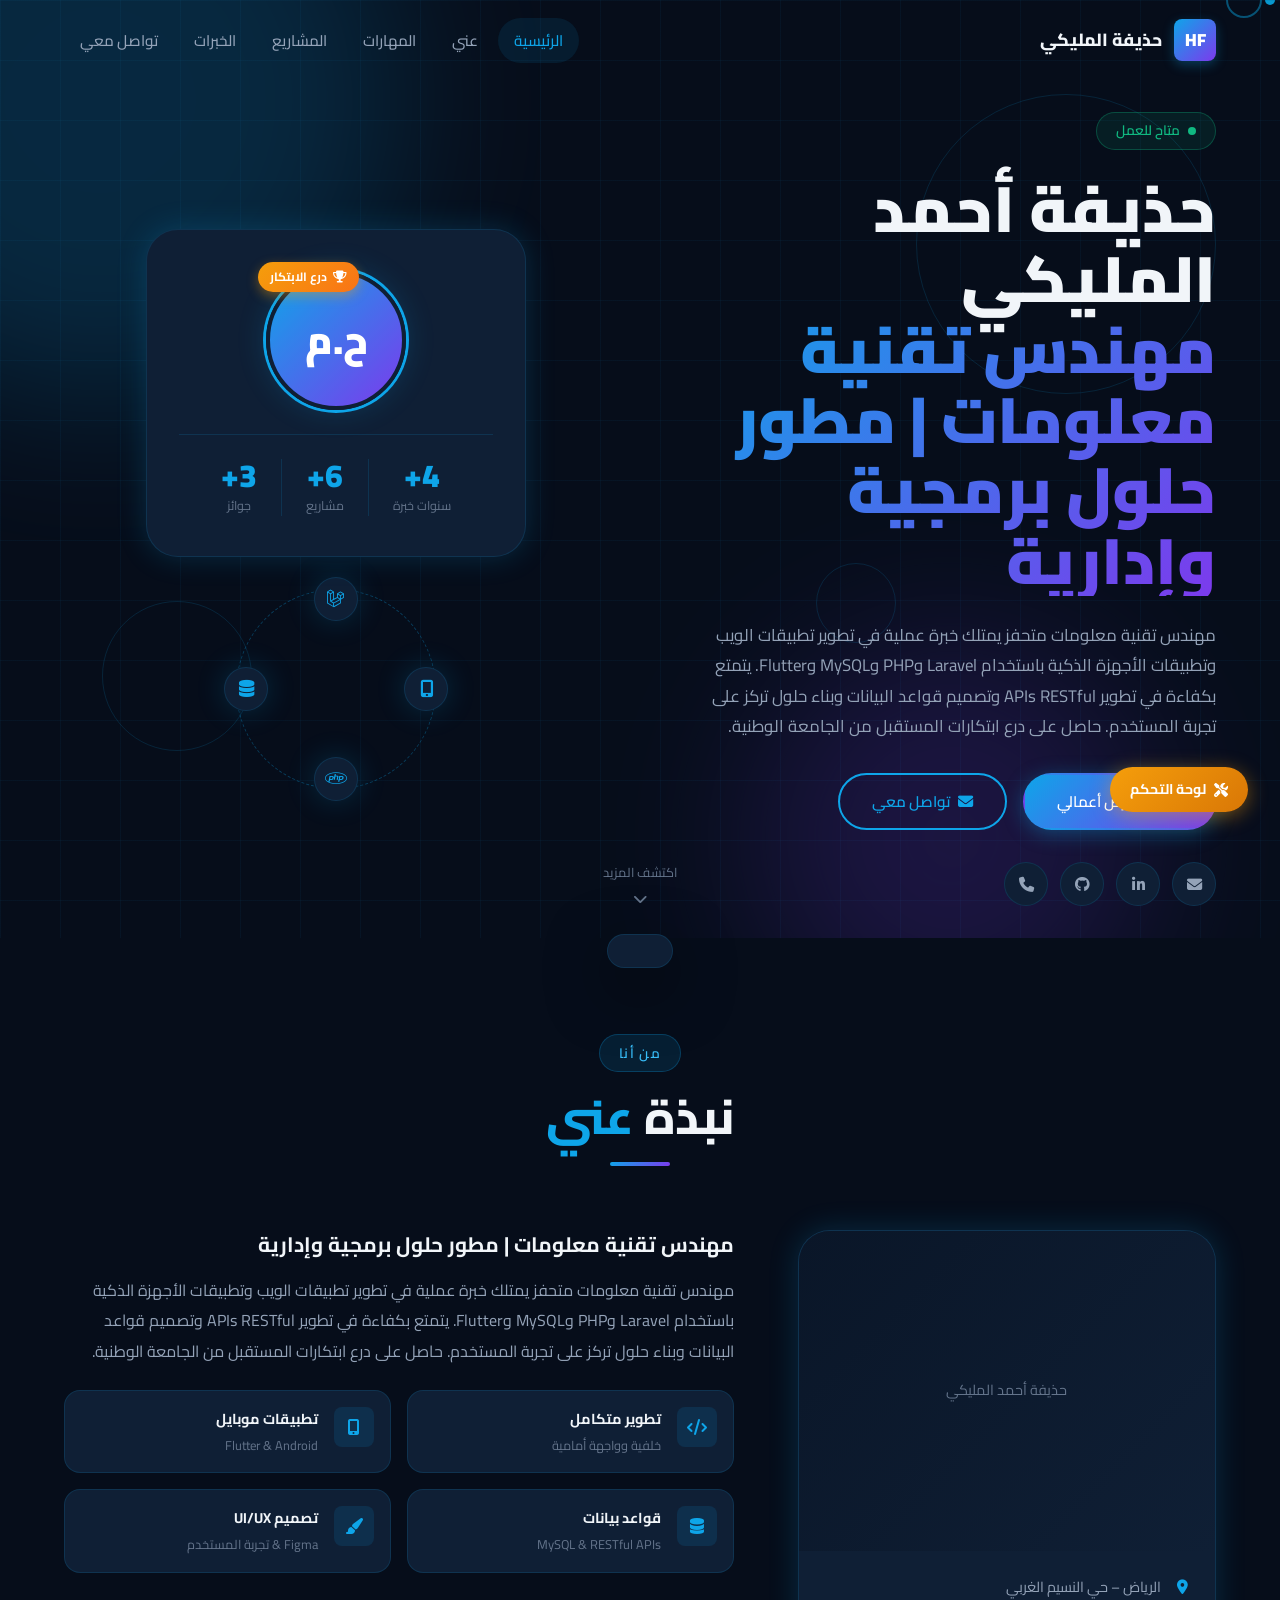
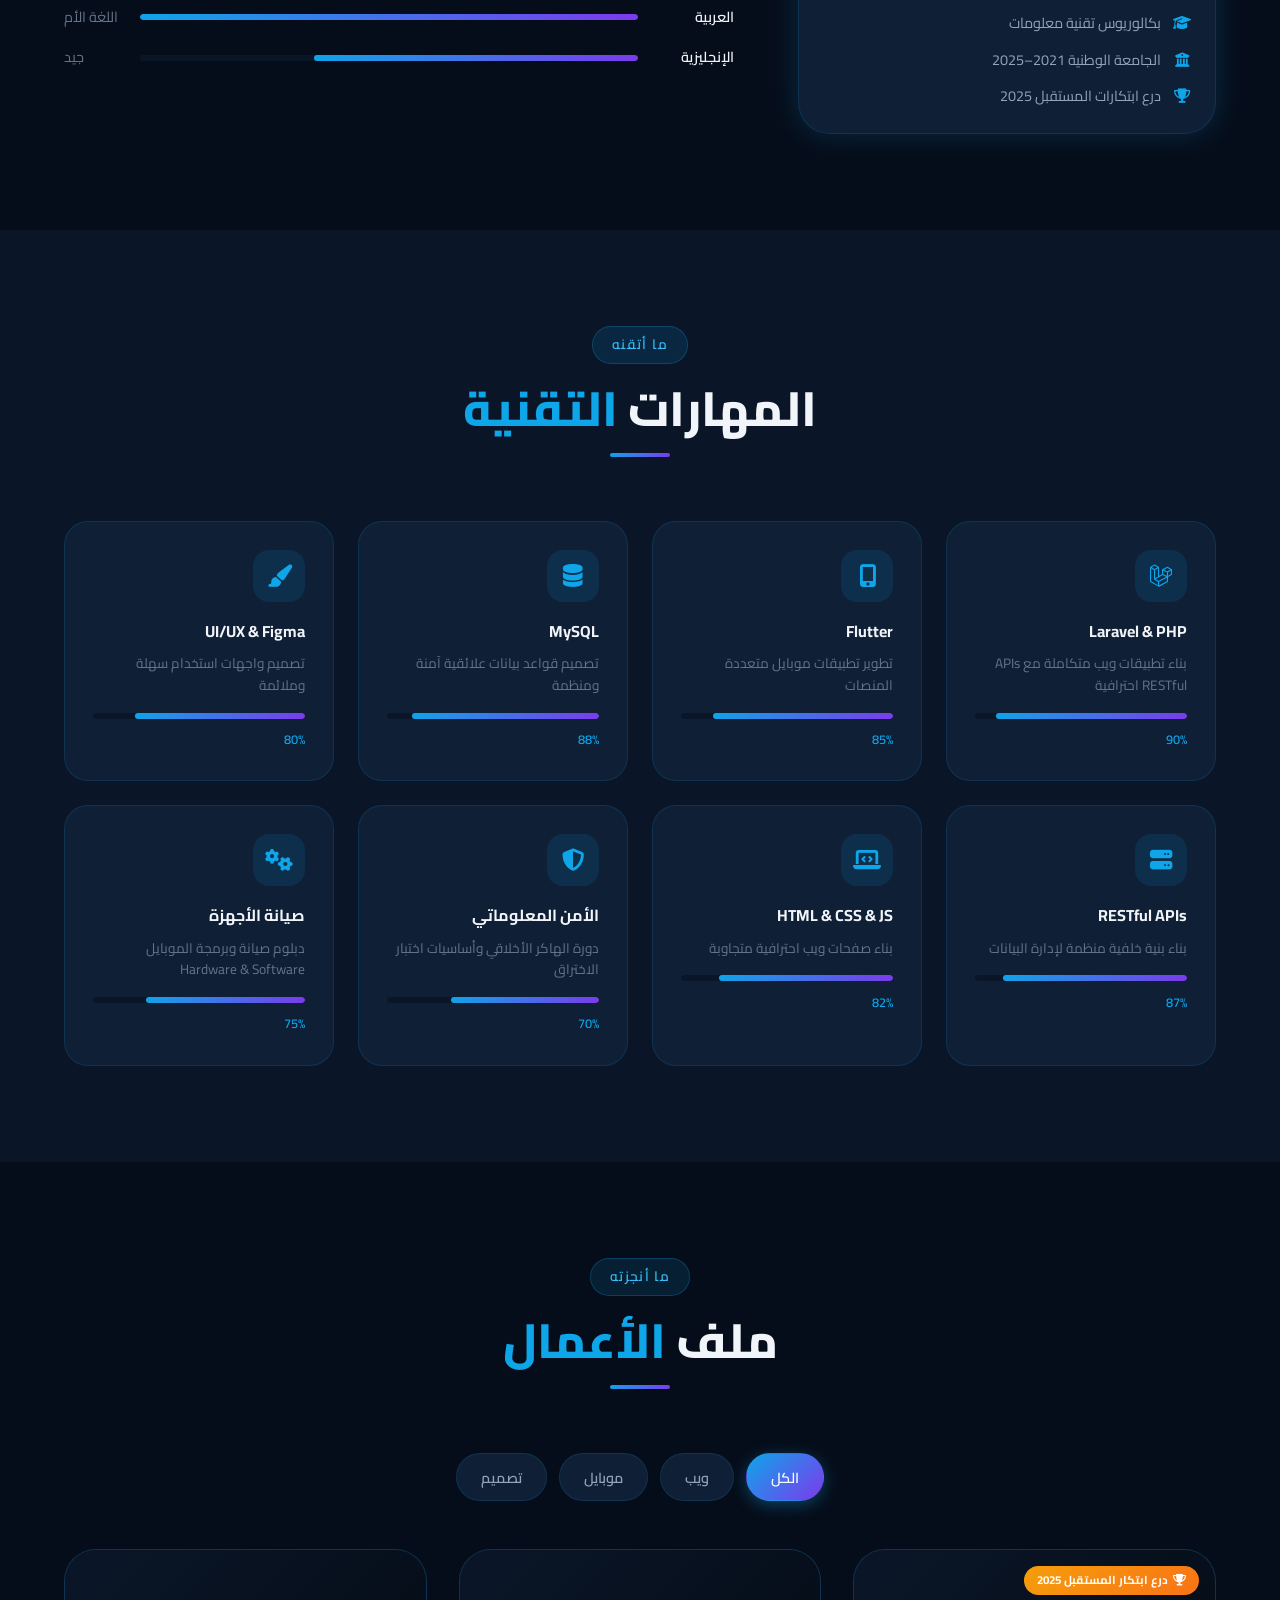
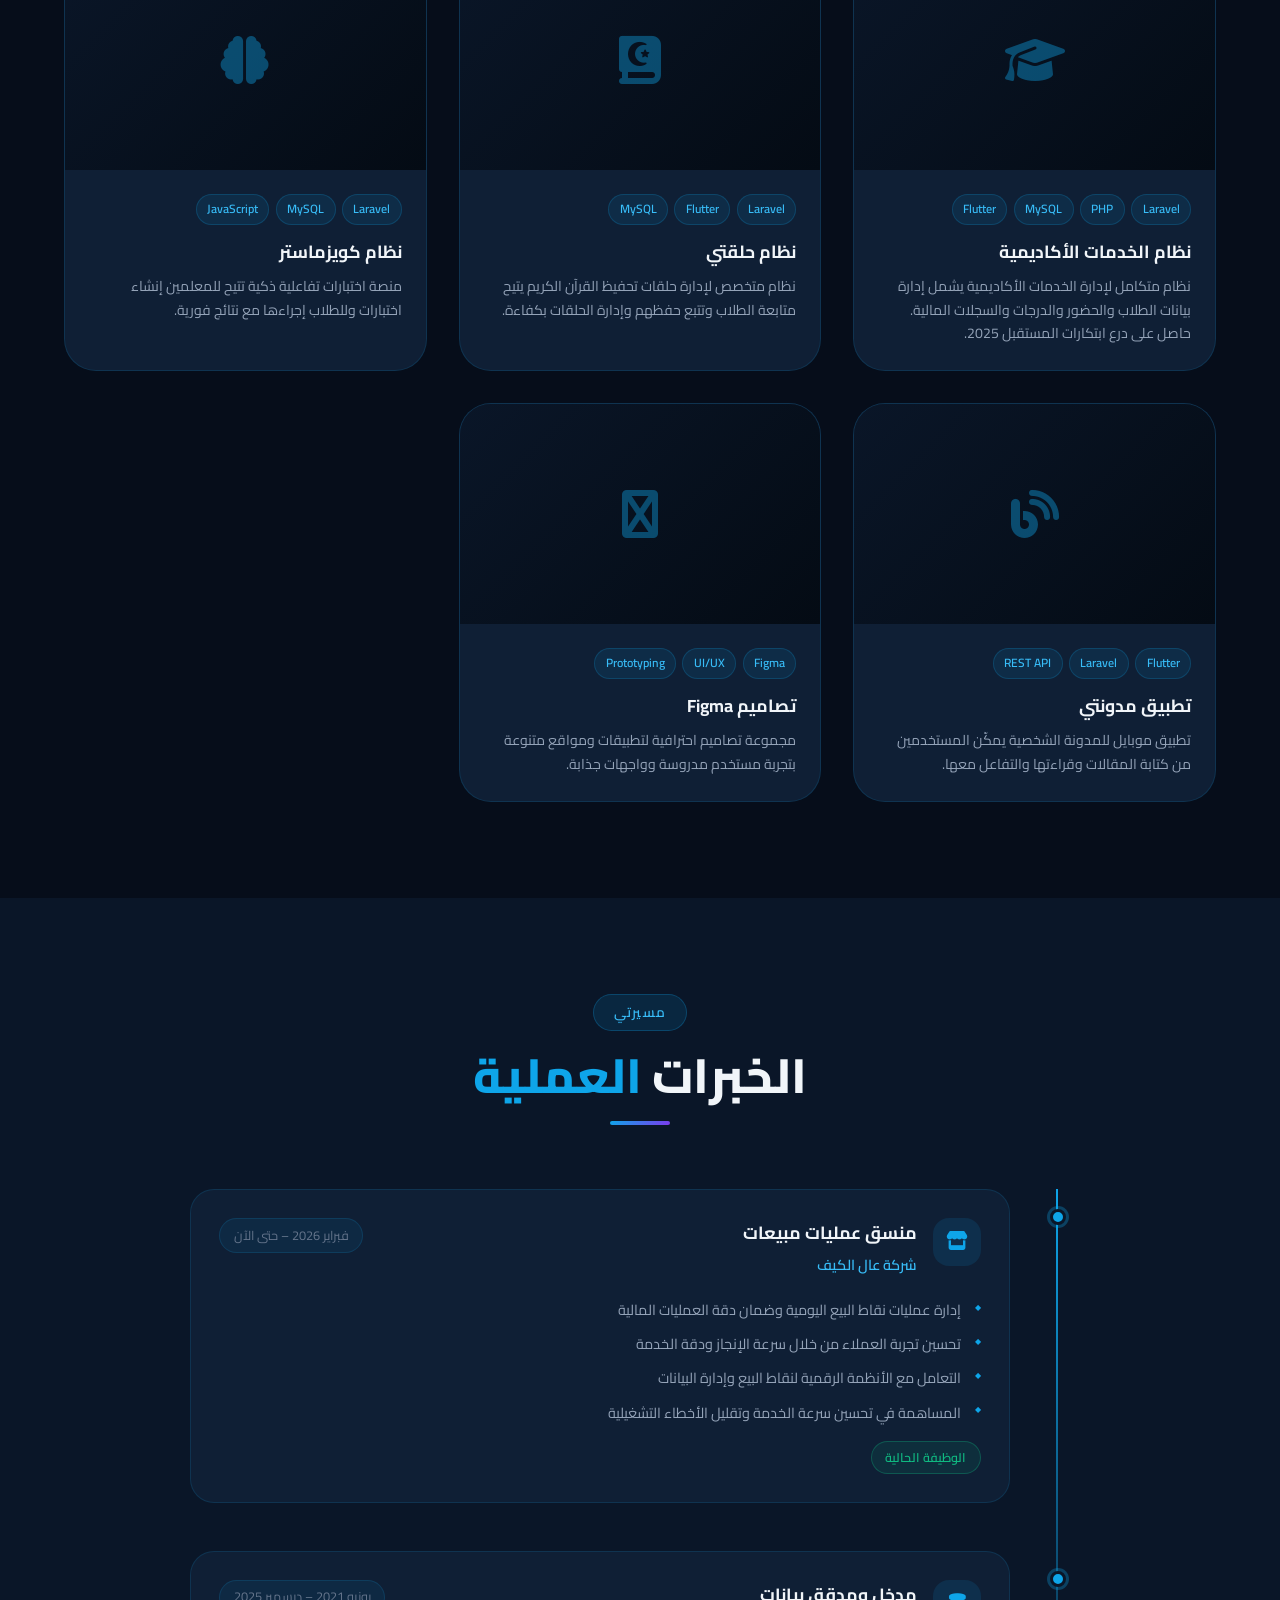
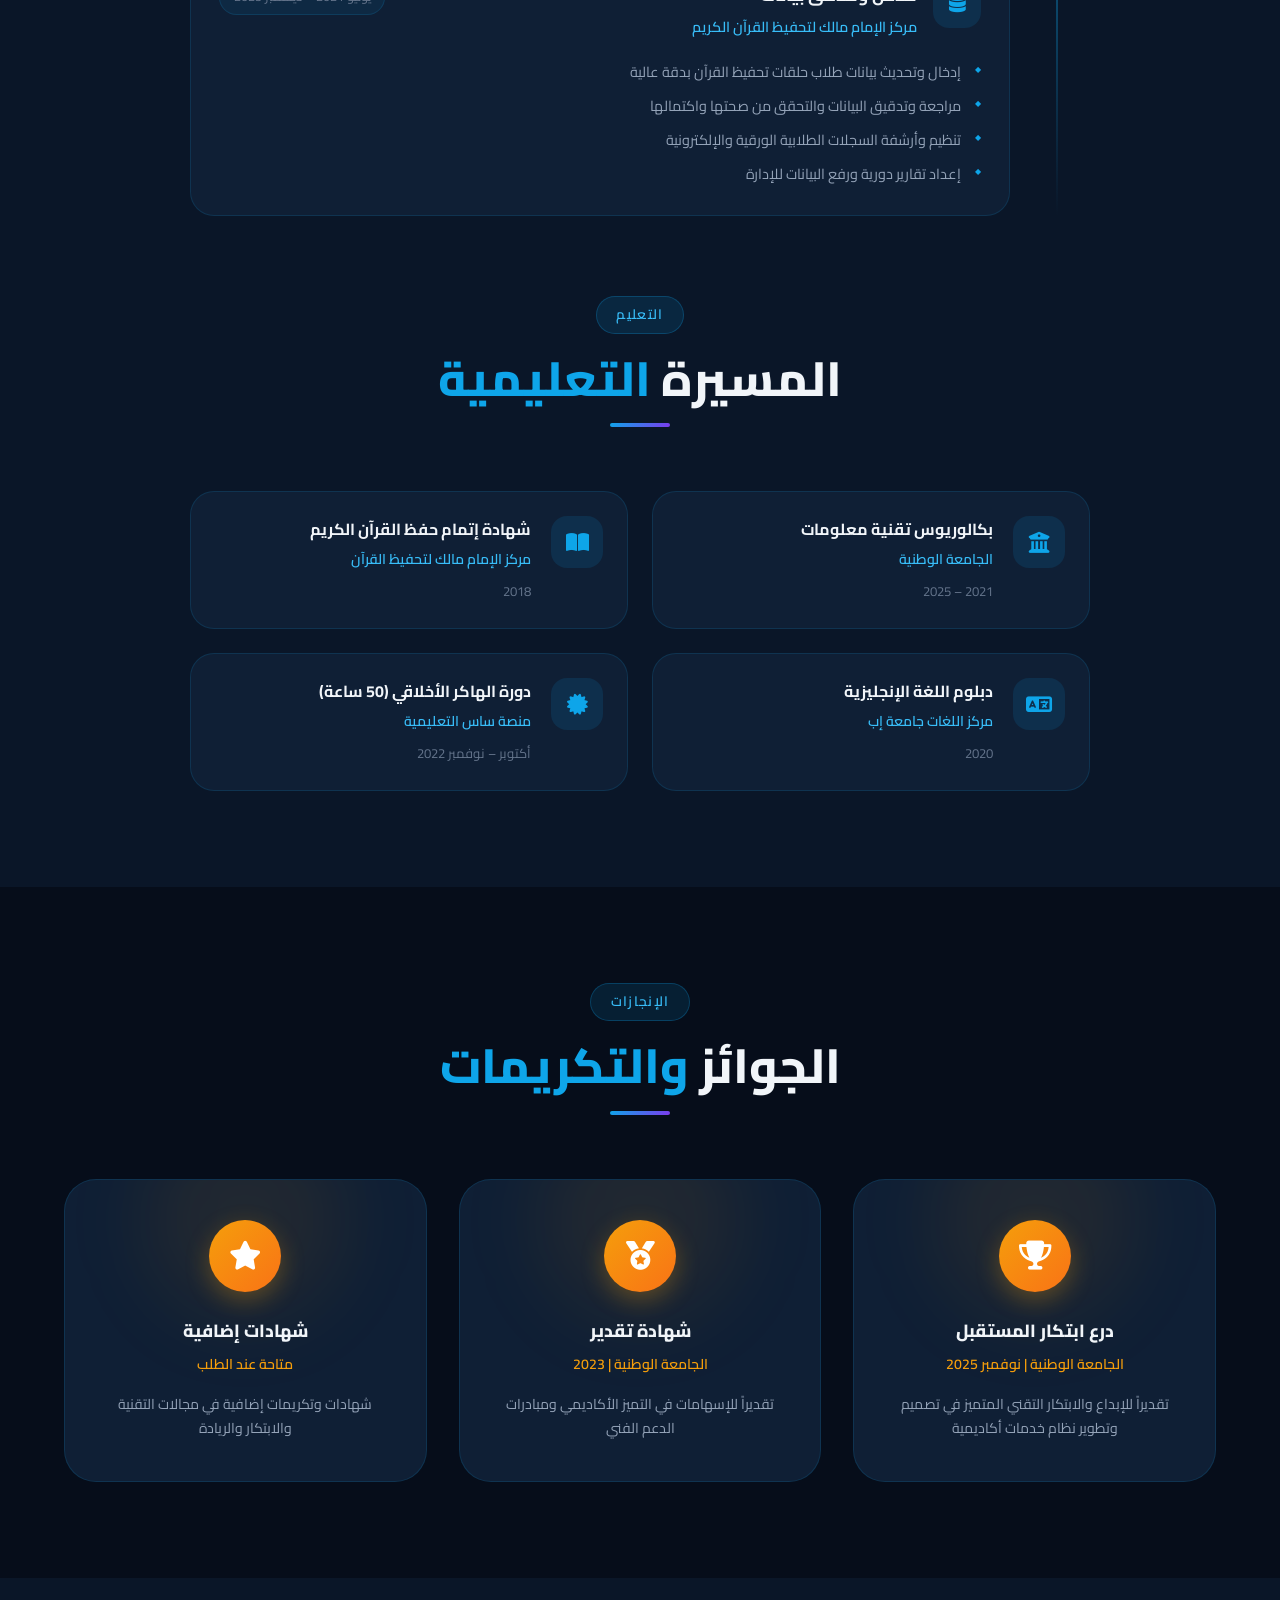
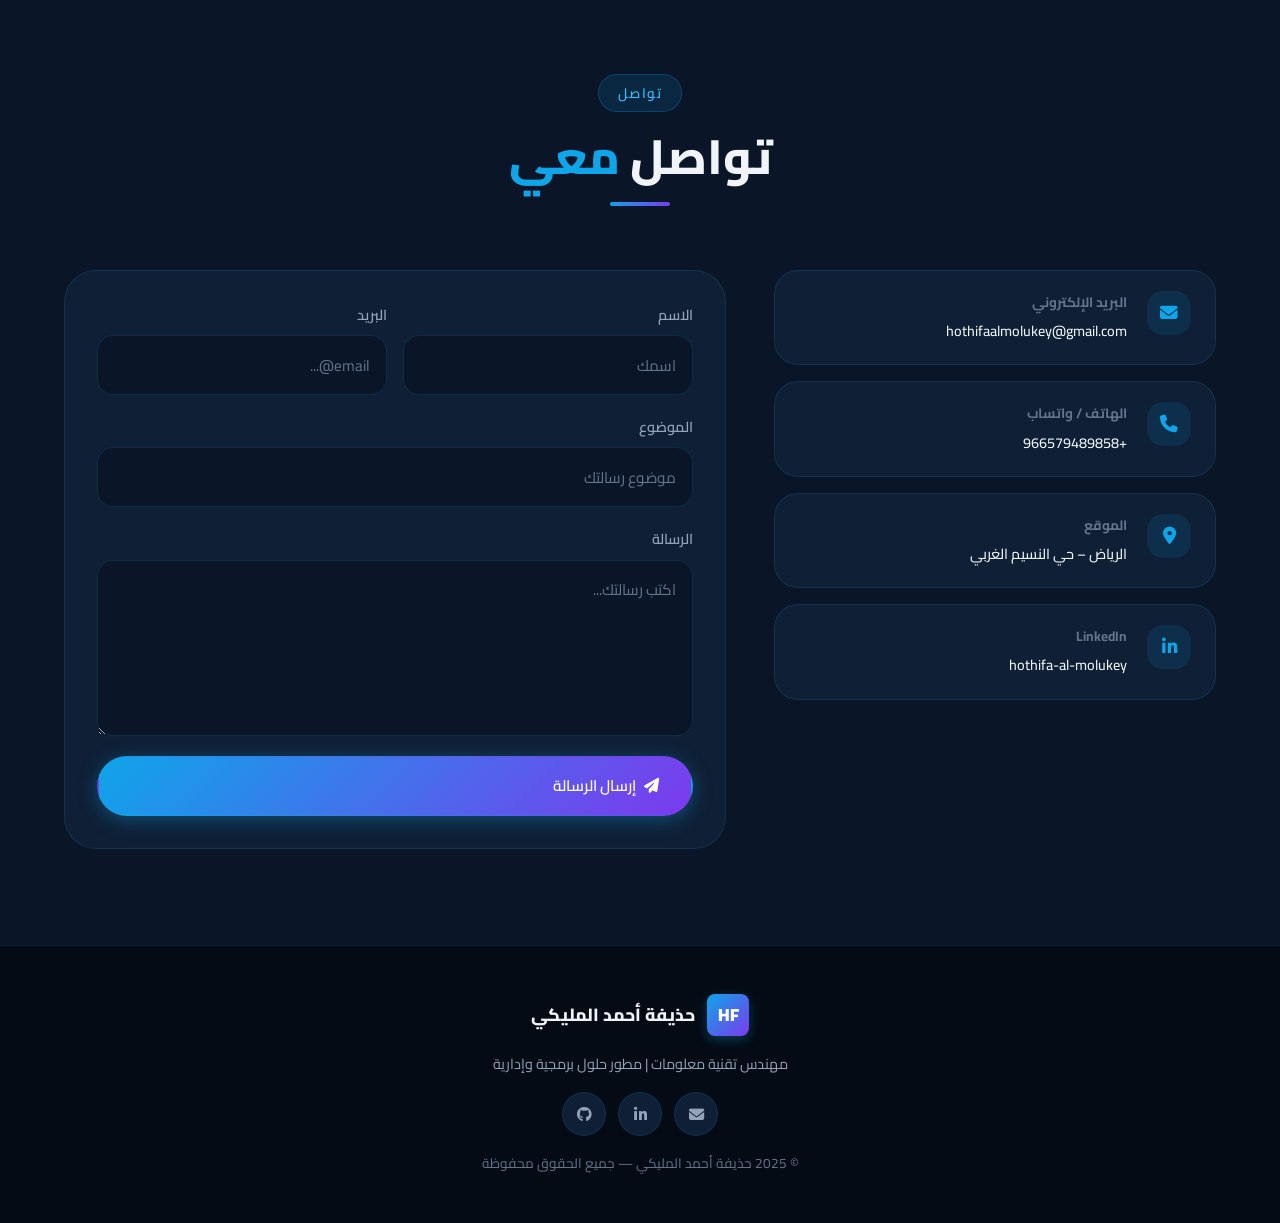
<file: index.html>
<!DOCTYPE html>
<html lang="ar" dir="rtl">
<head>
  <meta charset="UTF-8" />
  <meta name="viewport" content="width=device-width, initial-scale=1.0" />
  <title>حذيفة أحمد المليكي | مهندس تقنية معلومات</title>
  <meta name="description" content="مهندس تقنية معلومات — مطور Laravel وFlutter وMySQL" />
  <link rel="preconnect" href="https://fonts.googleapis.com">
  <link rel="preconnect" href="https://fonts.gstatic.com" crossorigin>
  <link href="https://fonts.googleapis.com/css2?family=Cairo:wght@300;400;500;600;700;900&family=Tajawal:wght@300;400;500;700;800&display=swap" rel="stylesheet">
  <link rel="stylesheet" href="https://cdnjs.cloudflare.com/ajax/libs/font-awesome/6.5.0/css/all.min.css" />
  <link rel="stylesheet" href="css/reset.css" />
  <link rel="stylesheet" href="css/variables.css" />
  <link rel="stylesheet" href="css/layout.css" />
  <link rel="stylesheet" href="css/components.css" />
  <link rel="stylesheet" href="css/animations.css" />
  <link rel="stylesheet" href="css/responsive.css" />
</head>
<body>

<div class="cursor" id="cursor"></div>
<div class="cursor-follower" id="cursorFollower"></div>

<div class="loader" id="loader">
  <div class="loader-inner">
    <div class="loader-logo">م.حذيفة المليكي</div>
    <div class="loader-bar"><div class="loader-progress"></div></div>
    <p class="loader-text">جاري التحميل...</p>
  </div>
</div>

<!-- NAVBAR -->
<nav class="navbar" id="navbar">
  <div class="nav-container">
    <a href="#home" class="nav-logo">
      <span class="logo-icon">HF</span>
      <span class="logo-text">حذيفة المليكي</span>
    </a>
    <ul class="nav-links" id="navLinks">
      <li><a href="#home"       class="nav-link active" data-section="home">الرئيسية</a></li>
      <li><a href="#about"      class="nav-link" data-section="about">عني</a></li>
      <li><a href="#skills"     class="nav-link" data-section="skills">المهارات</a></li>
      <li><a href="#projects"   class="nav-link" data-section="projects">المشاريع</a></li>
      <li><a href="#experience" class="nav-link" data-section="experience">الخبرات</a></li>
      <li><a href="#contact"    class="nav-link" data-section="contact">تواصل معي</a></li>
    </ul>
    <button class="hamburger" id="hamburger" aria-label="القائمة">
      <span></span><span></span><span></span>
    </button>
  </div>
</nav>

<!-- HERO -->
<section class="hero" id="home">
  <div class="hero-bg">
    <div class="hero-grid"></div>
    <div class="hero-glow glow-1"></div>
    <div class="hero-glow glow-2"></div>
    <div class="floating-shapes">
      <div class="shape shape-1"></div><div class="shape shape-2"></div><div class="shape shape-3"></div>
    </div>
  </div>
  <div class="hero-content container">
    <div class="hero-text">
      <div class="hero-badge reveal-up"><span class="badge-dot"></span> متاح للعمل</div>
      <h1 class="hero-title reveal-up delay-1">
        <span id="heroName">حذيفة أحمد المليكي</span><br/>
        <span class="title-accent" id="heroTitle">مهندس تقنية معلومات</span>
      </h1>
      <!-- <div class="hero-role reveal-up delay-2">
        <span class="role-prefix">أنا</span>
        <span class="role-text" id="typedText"></span>
        <span class="role-cursor">|</span>
      </div> -->
      <p class="hero-desc reveal-up delay-3" id="heroBio">مهندس تقنية معلومات متحفز...</p>
      <div class="hero-actions reveal-up delay-4">
        <a href="#projects" class="btn btn-primary"><i class="fas fa-rocket"></i> استعرض أعمالي</a>
        <a href="#contact"  class="btn btn-outline"><i class="fas fa-envelope"></i> تواصل معي</a>
      </div>
      <div class="hero-socials reveal-up delay-5">
        <a id="heroEmailLink" href="mailto:hothifaalmolukey@gmail.com" class="social-link" title="البريد الإلكتروني"><i class="fas fa-envelope"></i></a>
        <a id="heroLinkedIn"  href="#" class="social-link" target="_blank" title="LinkedIn"><i class="fab fa-linkedin-in"></i></a>
        <a href="https://github.com/Hothifa2001" class="social-link" target="_blank" title="GitHub"><i class="fab fa-github"></i></a>
        <a id="heroPhoneLink" href="#" class="social-link" title="الهاتف"><i class="fas fa-phone"></i></a>
      </div>
    </div>
    <div class="hero-visual reveal-right delay-2">
      <div class="profile-card">
        <div class="profile-photo-wrapper">
          <div class="profile-photo" id="profilePhoto">
            <span class="profile-initials">ح.م</span>
          </div>
          <div class="profile-badge-award"><i class="fas fa-trophy"></i><span>درع الابتكار</span></div>
        </div>
        <div class="profile-card-info">
          <div class="stat-item"><span class="stat-num" data-count="exp">0</span><span class="stat-label">سنوات خبرة</span></div>
          <div class="stat-divider"></div>
          <div class="stat-item"><span class="stat-num" data-count="proj">0</span><span class="stat-label">مشاريع</span></div>
          <div class="stat-divider"></div>
          <div class="stat-item"><span class="stat-num" data-count="aw">0</span><span class="stat-label">جوائز</span></div>
        </div>
      </div>
      <div class="tech-orbit">
        <div class="orbit-ring">
          <div class="orbit-item" style="--i:0"><i class="fab fa-laravel"></i></div>
          <div class="orbit-item" style="--i:1"><i class="fas fa-mobile-alt"></i></div>
          <div class="orbit-item" style="--i:2"><i class="fab fa-php"></i></div>
          <div class="orbit-item" style="--i:3"><i class="fas fa-database"></i></div>
        </div>
      </div>
    </div>
  </div>
  <a href="#about" class="scroll-down"><span>اكتشف المزيد</span><i class="fas fa-chevron-down"></i></a>
</section>

<!-- ABOUT -->
<section class="about section" id="about">
  <div class="container">
    <div class="section-header reveal-up">
      <span class="section-tag">من أنا</span>
      <h2 class="section-title">نبذة <span class="accent">عني</span></h2>
      <div class="section-line"></div>
    </div>
    <div class="about-grid">
      <div class="about-image-col reveal-right">
        <div class="about-image-card">
          <div class="about-img-placeholder" id="aboutPhotoDisplay">
            <span>حذيفة أحمد المليكي</span>
          </div>
          <div class="about-card-info">
            <div class="info-row"><i class="fas fa-map-marker-alt"></i> <span id="aboutLocation">الرياض</span></div>
            <div class="info-row"><i class="fas fa-graduation-cap"></i> بكالوريوس تقنية معلومات</div>
            <div class="info-row"><i class="fas fa-university"></i> الجامعة الوطنية 2021–2025</div>
            <div class="info-row"><i class="fas fa-trophy"></i> درع ابتكارات المستقبل 2025</div>
          </div>
        </div>
      </div>
      <div class="about-text-col reveal-up">
        <h3 class="about-subtitle" id="aboutTitle">مهندس تقنية معلومات</h3>
        <p class="about-desc" id="aboutBio">...</p>
        <div class="about-highlights">
          <div class="highlight-item"><div class="highlight-icon"><i class="fas fa-code"></i></div><div><h4>تطوير متكامل</h4><p>خلفية وواجهة أمامية</p></div></div>
          <div class="highlight-item"><div class="highlight-icon"><i class="fas fa-mobile-alt"></i></div><div><h4>تطبيقات موبايل</h4><p>Flutter & Android</p></div></div>
          <div class="highlight-item"><div class="highlight-icon"><i class="fas fa-database"></i></div><div><h4>قواعد بيانات</h4><p>MySQL & RESTful APIs</p></div></div>
          <div class="highlight-item"><div class="highlight-icon"><i class="fas fa-paint-brush"></i></div><div><h4>تصميم UI/UX</h4><p>Figma & تجربة المستخدم</p></div></div>
        </div>
        <div class="about-languages">
          <div class="lang-item"><span>العربية</span><div class="lang-bar"><div class="lang-fill" style="width:100%"></div></div><span>اللغة الأم</span></div>
          <div class="lang-item"><span>الإنجليزية</span><div class="lang-bar"><div class="lang-fill" style="width:65%"></div></div><span>جيد</span></div>
        </div>
      </div>
    </div>
  </div>
</section>

<!-- SKILLS -->
<section class="skills section section-dark" id="skills">
  <div class="container">
    <div class="section-header reveal-up">
      <span class="section-tag">ما أتقنه</span>
      <h2 class="section-title">المهارات <span class="accent">التقنية</span></h2>
      <div class="section-line"></div>
    </div>
    <div class="skills-grid" id="skillsGrid"><!-- يُبنى ديناميكياً --></div>
  </div>
</section>

<!-- PROJECTS -->
<section class="projects section" id="projects">
  <div class="container">
    <div class="section-header reveal-up">
      <span class="section-tag">ما أنجزته</span>
      <h2 class="section-title">ملف <span class="accent">الأعمال</span></h2>
      <div class="section-line"></div>
    </div>
    <div class="projects-filter reveal-up">
      <button class="filter-btn active" data-filter="all">الكل</button>
      <button class="filter-btn" data-filter="web">ويب</button>
      <button class="filter-btn" data-filter="mobile">موبايل</button>
      <button class="filter-btn" data-filter="design">تصميم</button>
    </div>
    <div class="projects-grid" id="projectsGrid"><!-- يُبنى ديناميكياً --></div>
  </div>
</section>

<!-- EXPERIENCE -->
<section class="experience section section-dark" id="experience">
  <div class="container">
    <div class="section-header reveal-up">
      <span class="section-tag">مسيرتي</span>
      <h2 class="section-title">الخبرات <span class="accent">العملية</span></h2>
      <div class="section-line"></div>
    </div>
    <div class="timeline" id="timelineEl"><!-- يُبنى ديناميكياً --></div>
    <div class="section-header reveal-up" style="margin-top:5rem">
      <span class="section-tag">التعليم</span>
      <h2 class="section-title">المسيرة <span class="accent">التعليمية</span></h2>
      <div class="section-line"></div>
    </div>
    <div class="education-grid" id="educationGrid"><!-- يُبنى ديناميكياً --></div>
  </div>
</section>

<!-- AWARDS -->
<section class="awards section" id="awards">
  <div class="container">
    <div class="section-header reveal-up">
      <span class="section-tag">الإنجازات</span>
      <h2 class="section-title">الجوائز <span class="accent">والتكريمات</span></h2>
      <div class="section-line"></div>
    </div>
    <div class="awards-grid" id="awardsGrid"><!-- يُبنى ديناميكياً --></div>
  </div>
</section>

<!-- CONTACT -->
<section class="contact section section-dark" id="contact">
  <div class="container">
    <div class="section-header reveal-up">
      <span class="section-tag">تواصل</span>
      <h2 class="section-title">تواصل <span class="accent">معي</span></h2>
      <div class="section-line"></div>
    </div>
    <div class="contact-grid">
      <div class="contact-info reveal-right">
        <div class="contact-card">
          <a id="contactEmailLink" href="#" class="contact-item">
            <div class="contact-item-icon"><i class="fas fa-envelope"></i></div>
            <div><h4>البريد الإلكتروني</h4><span id="contactEmail">—</span></div>
          </a>
          <a id="contactPhoneLink" href="#" class="contact-item">
            <div class="contact-item-icon"><i class="fas fa-phone"></i></div>
            <div><h4>الهاتف / واتساب</h4><span id="contactPhone">—</span></div>
          </a>
          <div class="contact-item">
            <div class="contact-item-icon"><i class="fas fa-map-marker-alt"></i></div>
            <div><h4>الموقع</h4><span id="contactLocation">—</span></div>
          </div>
          <a id="contactLinkedIn" href="#" target="_blank" class="contact-item">
            <div class="contact-item-icon"><i class="fab fa-linkedin-in"></i></div>
            <div><h4>LinkedIn</h4><span>hothifa-al-molukey</span></div>
          </a>
        </div>
      </div>
      <div class="contact-form-wrapper reveal-up">
        <form class="contact-form" onsubmit="handleFormSubmit(event)">
          <div class="form-row">
            <div class="form-group"><label>الاسم</label><input type="text" placeholder="اسمك" required /></div>
            <div class="form-group"><label>البريد</label><input type="email" placeholder="email@..." required /></div>
          </div>
          <div class="form-group"><label>الموضوع</label><input type="text" placeholder="موضوع رسالتك" required /></div>
          <div class="form-group"><label>الرسالة</label><textarea rows="5" placeholder="اكتب رسالتك..." required></textarea></div>
          <button type="submit" class="btn btn-primary w-full"><i class="fas fa-paper-plane"></i> إرسال الرسالة</button>
        </form>
      </div>
    </div>
  </div>
</section>

<!-- FOOTER -->
<footer class="footer">
  <div class="container">
    <div class="footer-content">
      <div class="footer-brand"><span class="logo-icon">HF</span> <span id="footerName">حذيفة أحمد المليكي</span></div>
      <p class="footer-tagline" id="footerTitle">مهندس تقنية معلومات</p>
      <div class="footer-socials">
        <a href="mailto:hothifaalmolukey@gmail.com" class="social-link" title="البريد الإلكتروني"><i class="fas fa-envelope"></i></a>
        <a id="footerLinkedIn" href="#" target="_blank" class="social-link" title="LinkedIn"><i class="fab fa-linkedin-in"></i></a>
        <a href="https://github.com/Hothifa2001" target="_blank" class="social-link" title="GitHub"><i class="fab fa-github"></i></a>
      </div>
      <p class="footer-copy">© 2025 حذيفة أحمد المليكي — جميع الحقوق محفوظة</p>
    </div>
  </div>
</footer>

<!-- VIEW MODAL (عرض تفاصيل المشروع مع معرض صور) -->
<div class="modal-overlay" id="viewModal">
  <div class="modal-box">
    <button class="modal-close" onclick="closeViewModal()"><i class="fas fa-times"></i></button>
    <div id="viewModalContent"></div>
  </div>
</div>

<div class="toast" id="toast"></div>

<!-- ===== زر الانتقال للوحة التحكم (احذفه بعد الانتهاء) ===== -->
<a href="index_manager.html" id="mgrFloatingBtn" title="لوحة التحكم">
  <i class="fas fa-tools"></i>
  <span>لوحة التحكم</span>
</a>
<style>
  #mgrFloatingBtn {
    position: fixed;
    bottom: 5.5rem;
    right: 2rem;
    display: flex;
    align-items: center;
    gap: .5rem;
    background: linear-gradient(135deg, #f59e0b, #d97706);
    color: white;
    padding: .65rem 1.25rem;
    border-radius: 999px;
    font-family: 'Cairo', sans-serif;
    font-weight: 700;
    font-size: .88rem;
    text-decoration: none;
    box-shadow: 0 4px 20px rgba(245,158,11,.45);
    z-index: 9990;
    transition: transform .25s, box-shadow .25s;
    animation: mgrPulse 2.5s infinite;
  }
  #mgrFloatingBtn:hover {
    transform: translateY(-3px) scale(1.04);
    box-shadow: 0 8px 28px rgba(245,158,11,.6);
  }
  @keyframes mgrPulse {
    0%,100% { box-shadow: 0 4px 20px rgba(245,158,11,.45); }
    50%      { box-shadow: 0 4px 32px rgba(245,158,11,.75); }
  }
</style>

<script src="js/utils.js"></script>
<script src="js/storage.js"></script>
<script src="js/animations.js"></script>
<script src="js/viewer.js"></script>
</body>
</html>
</file>
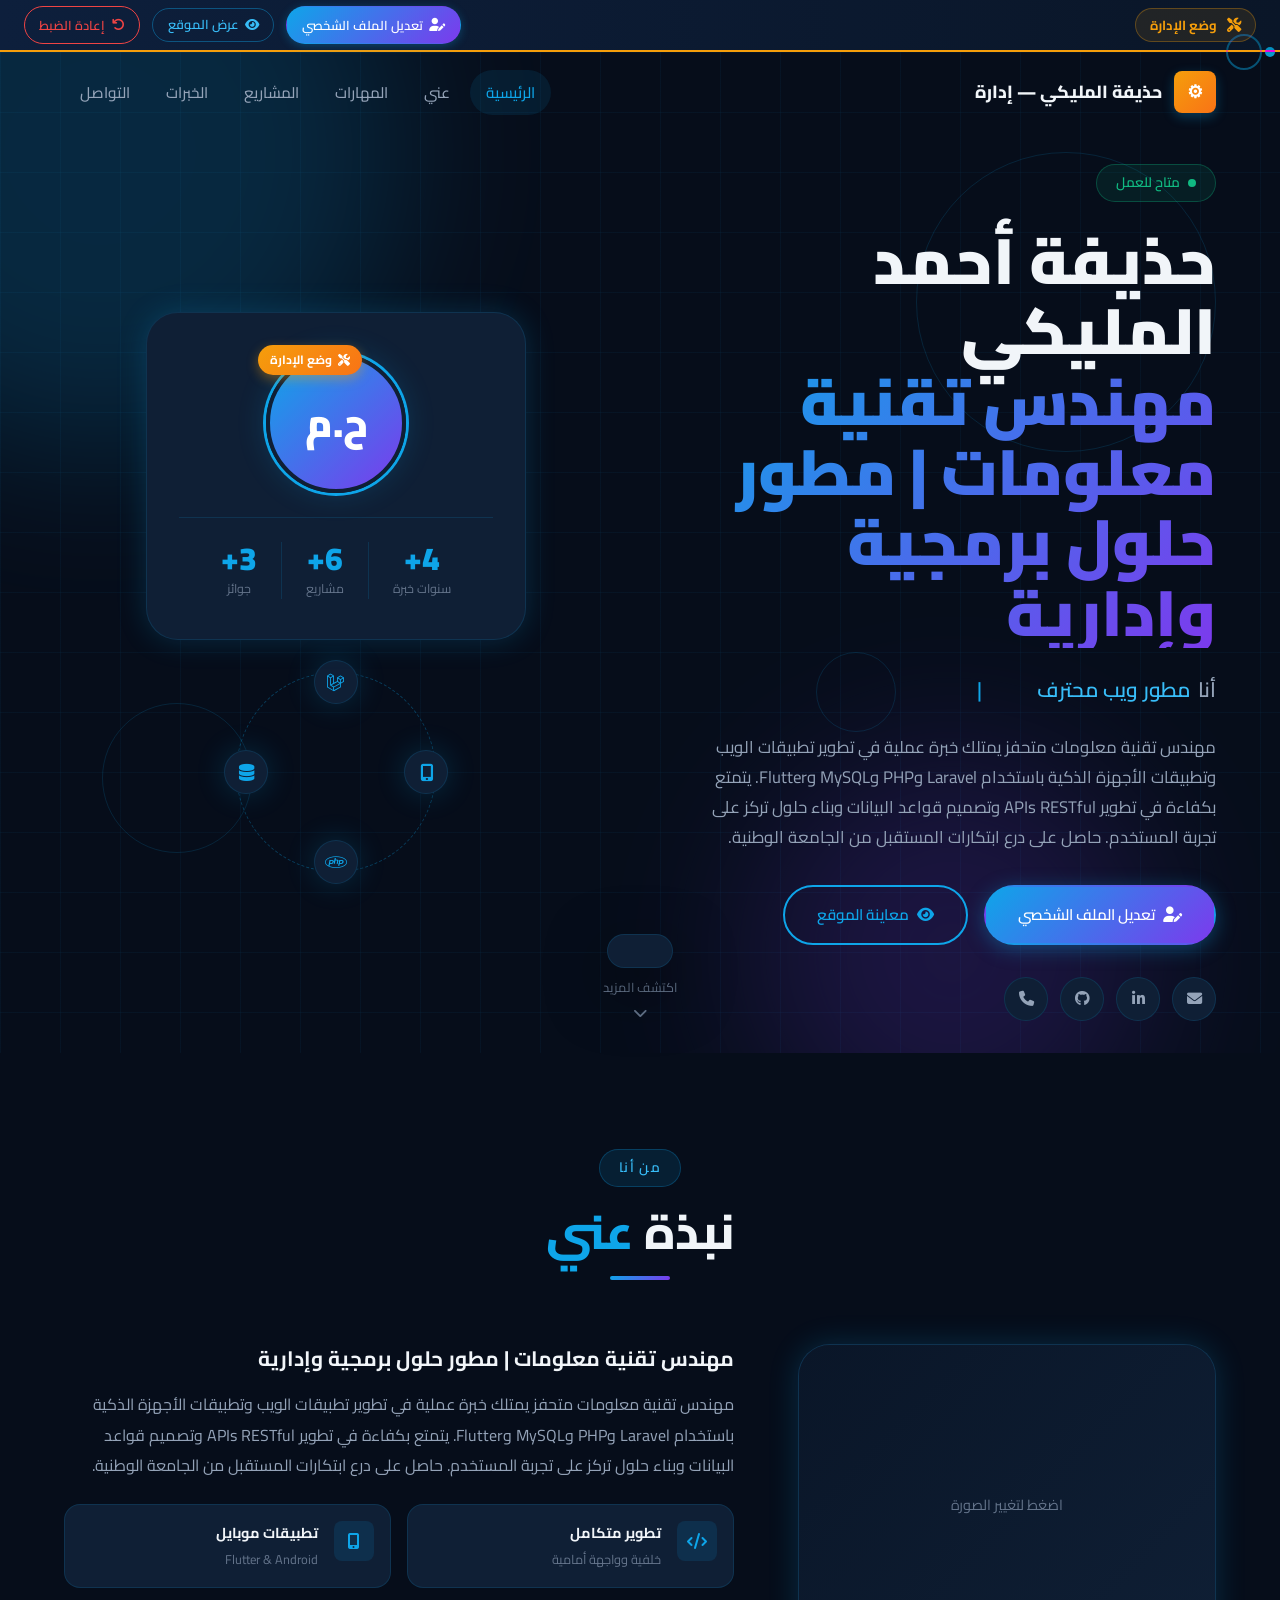
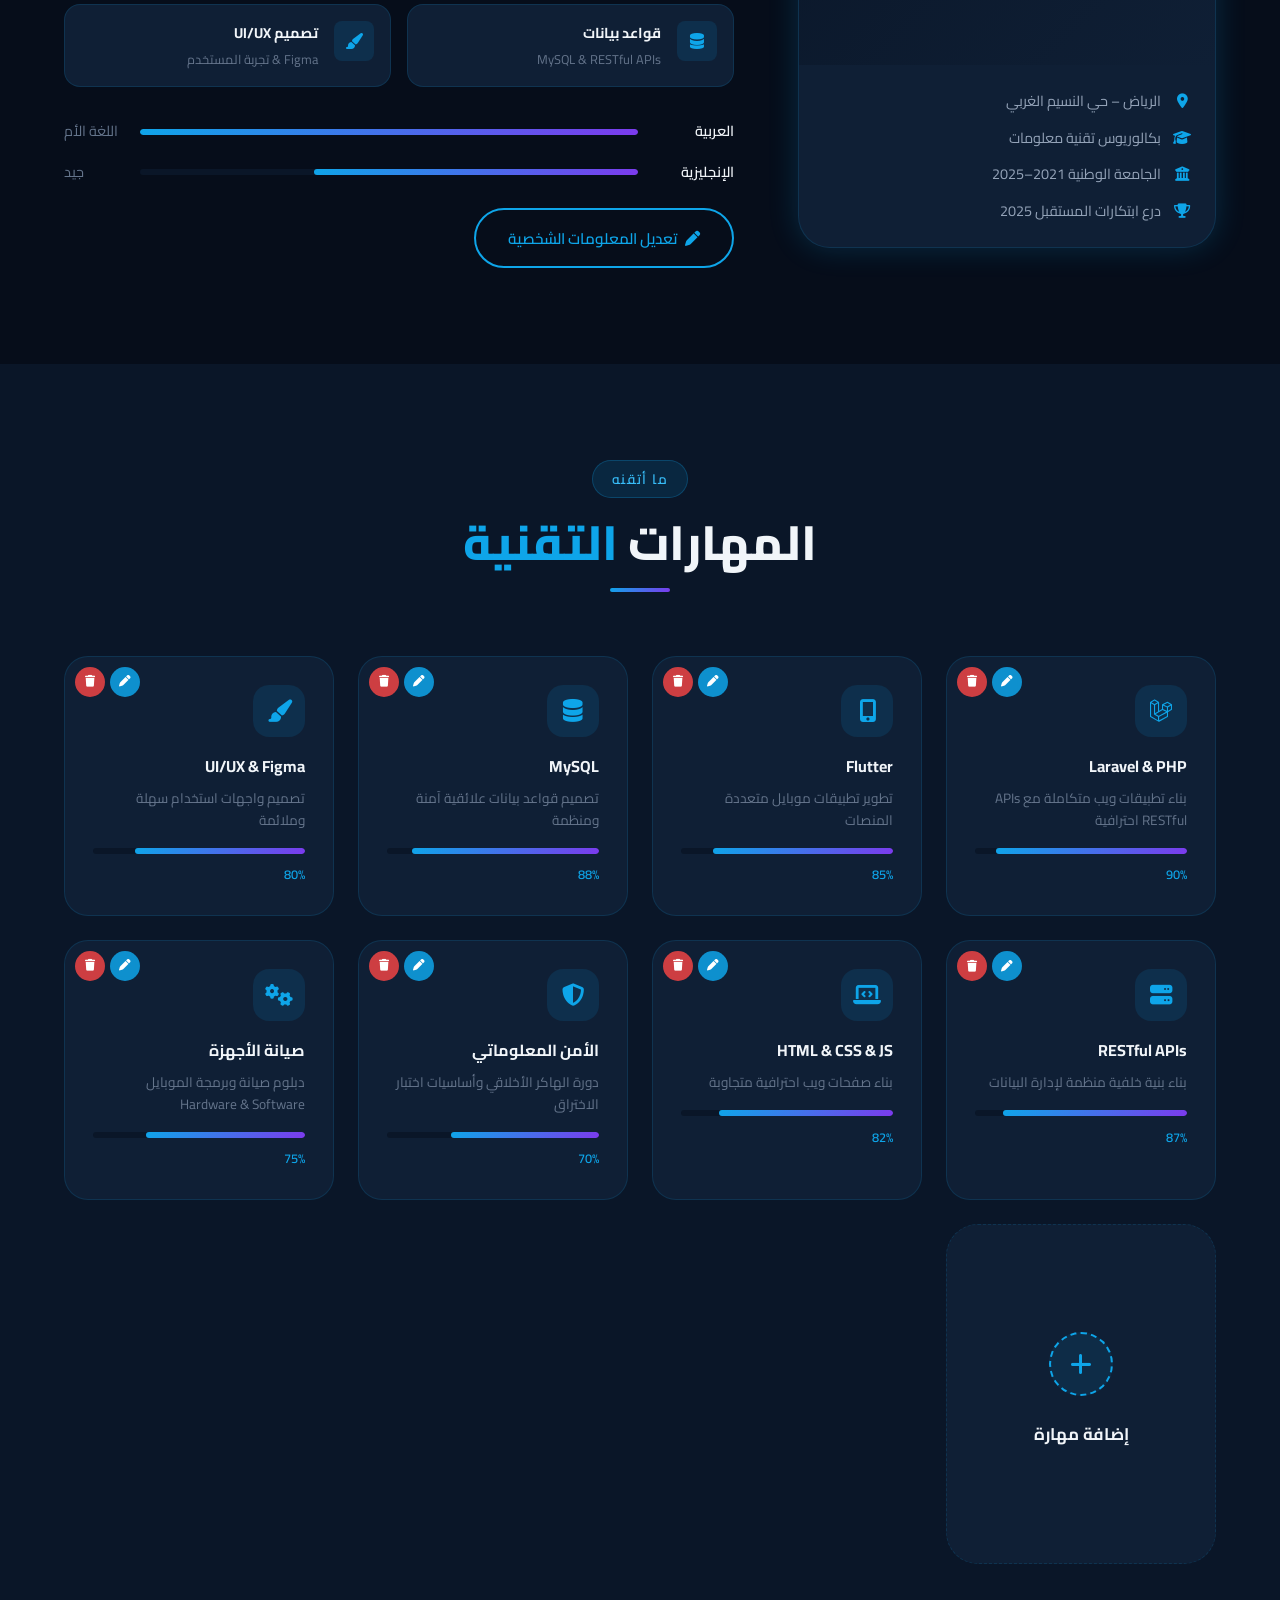
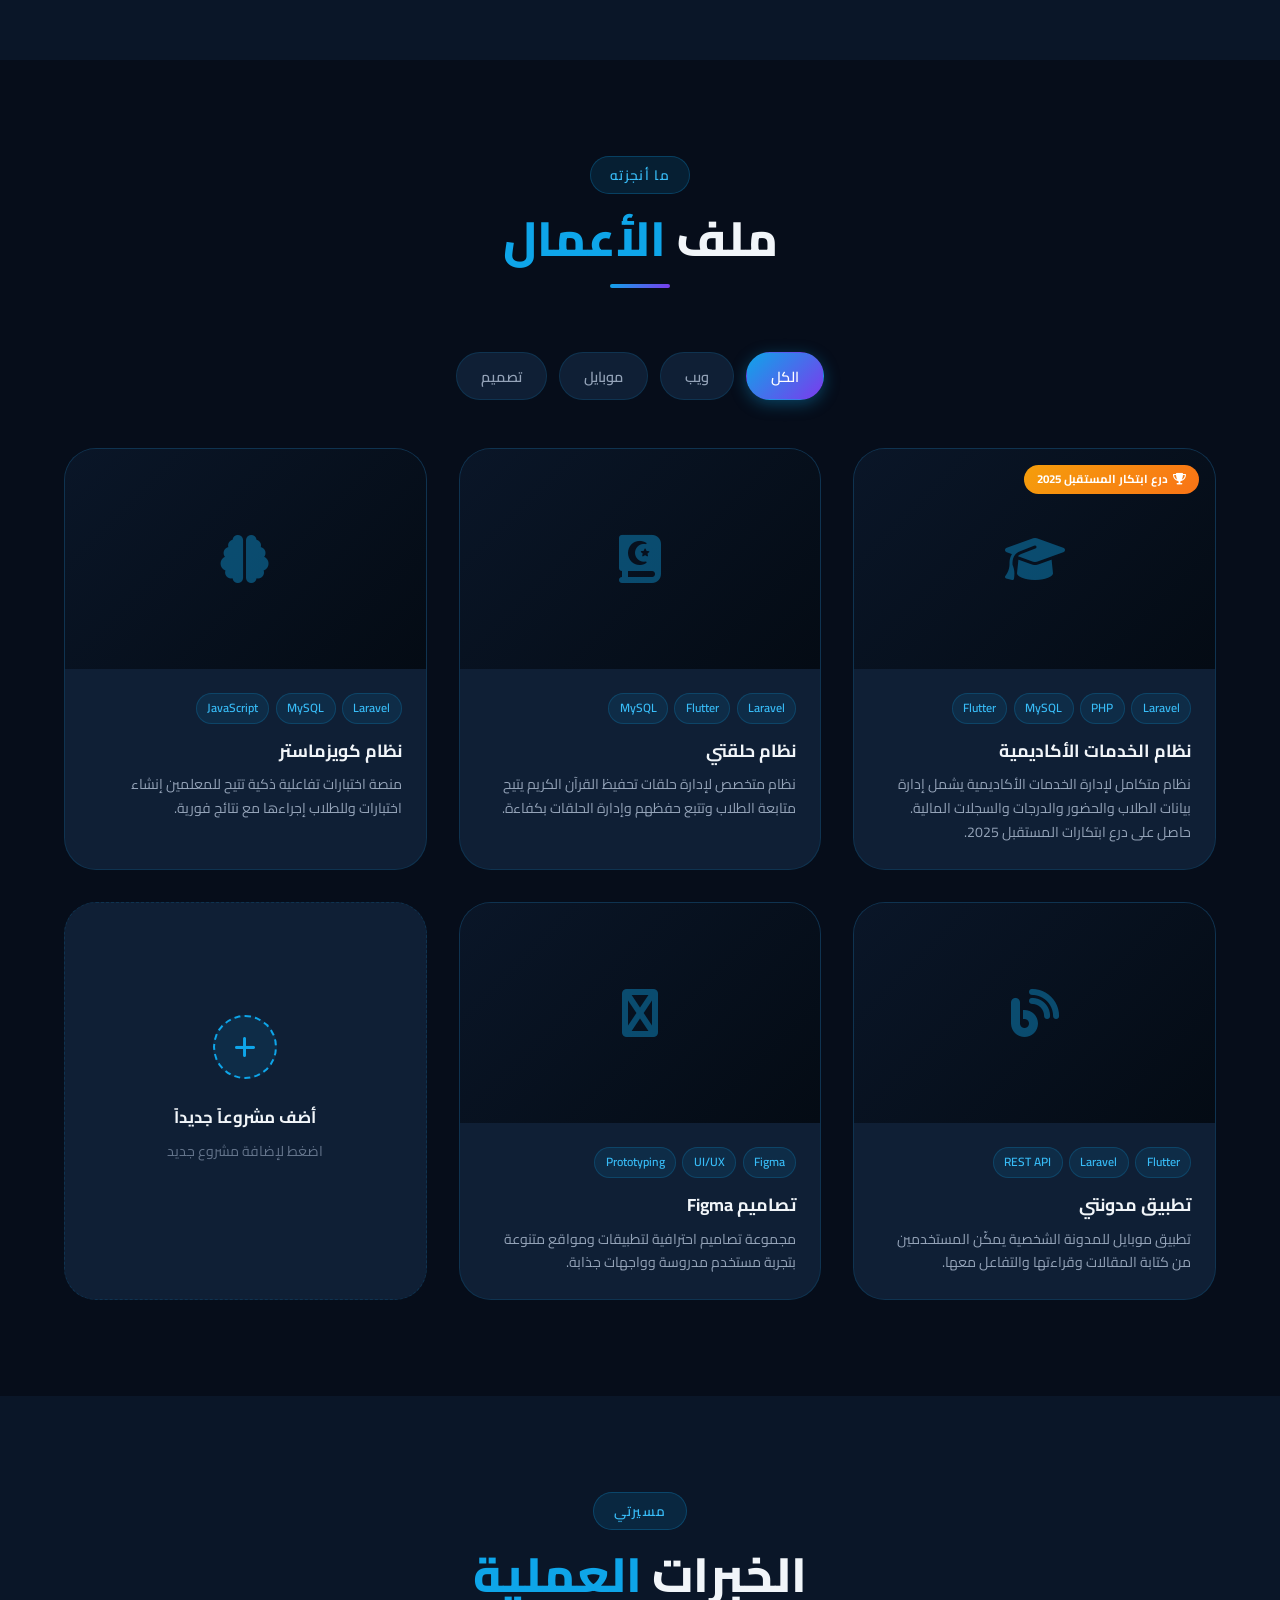
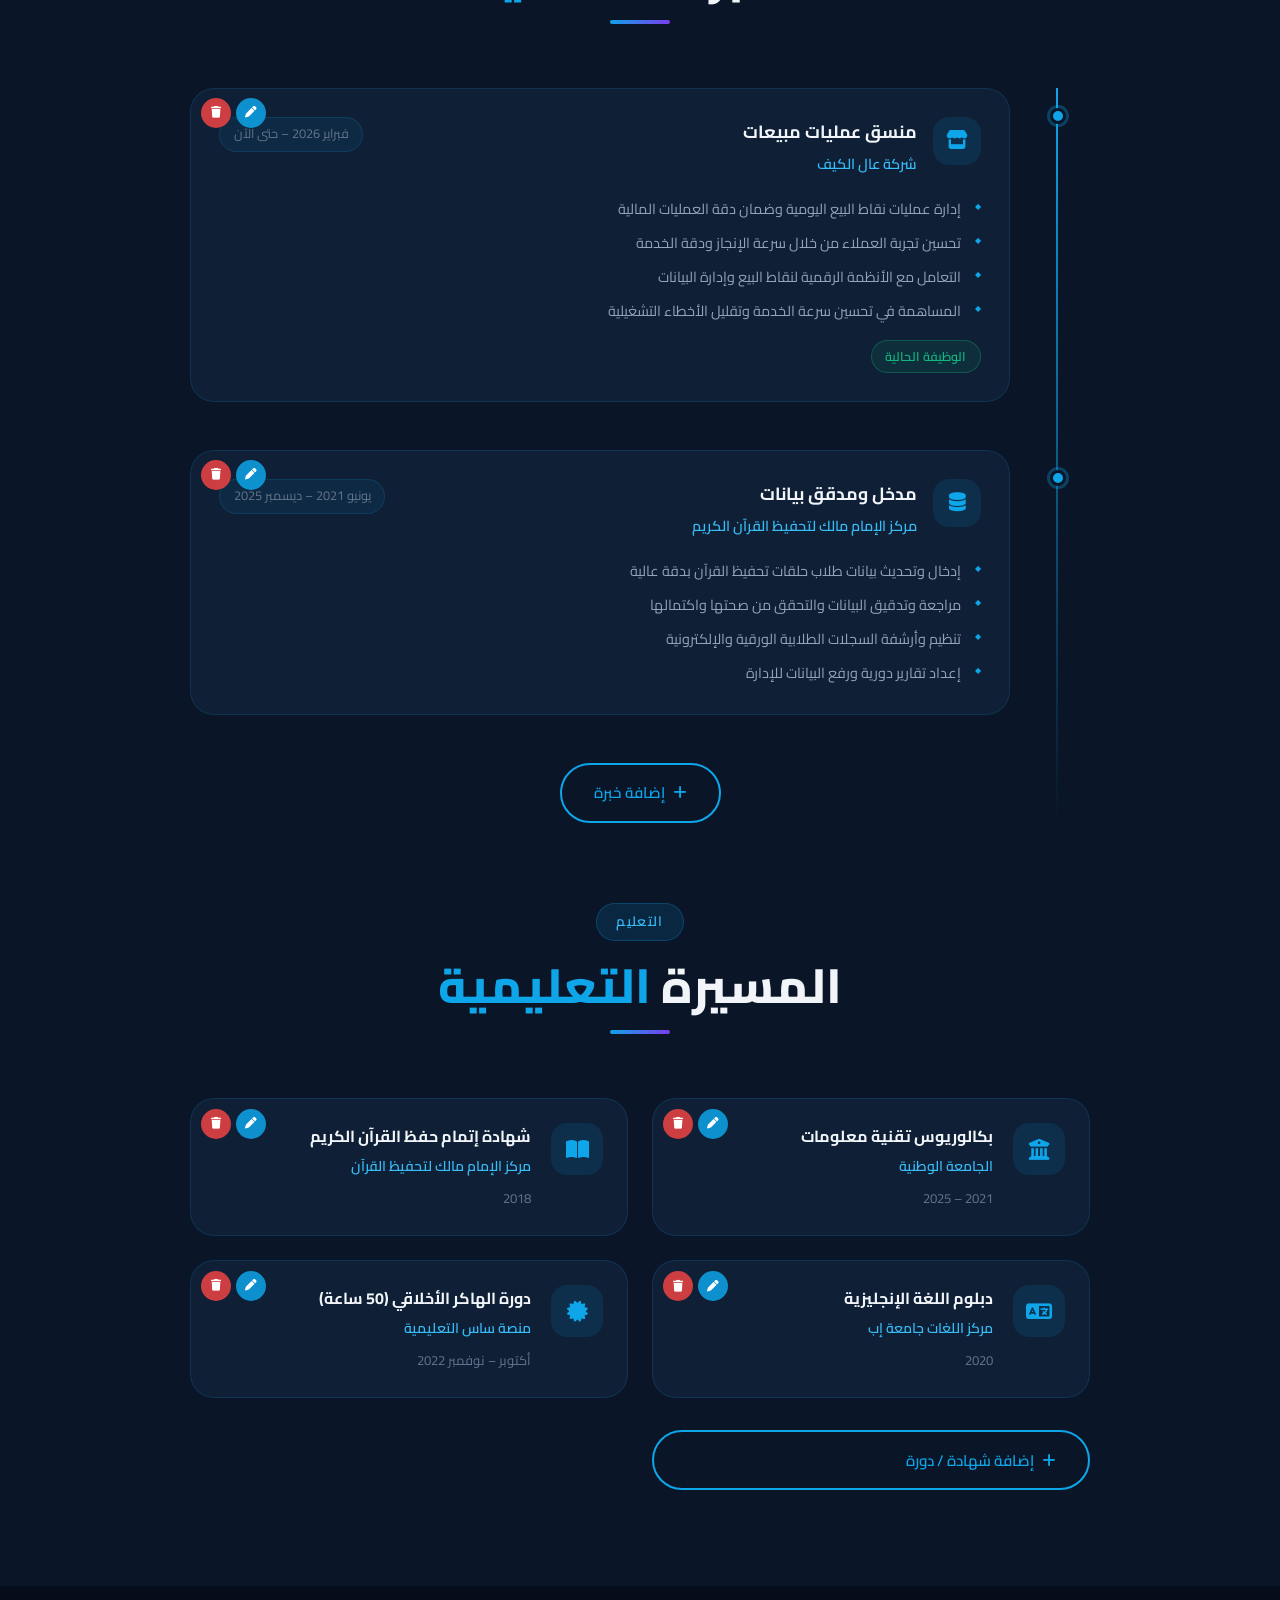
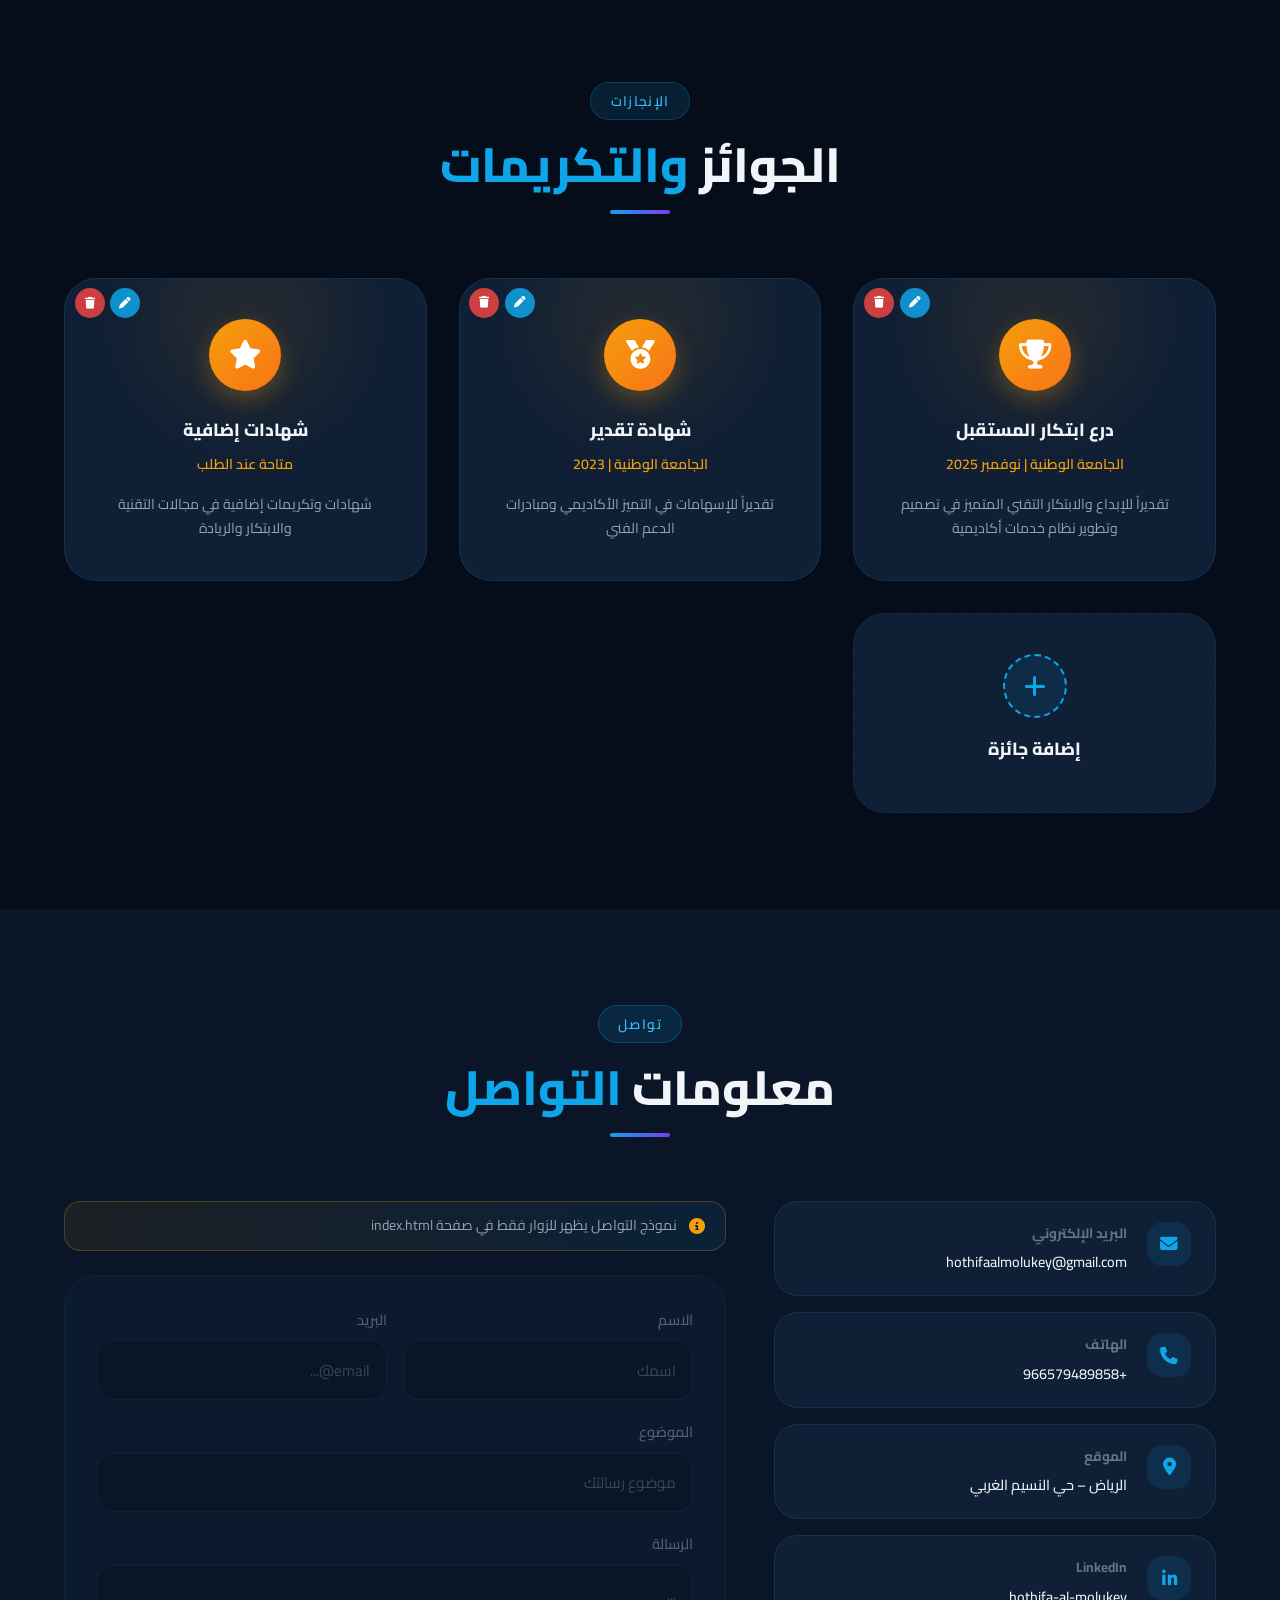
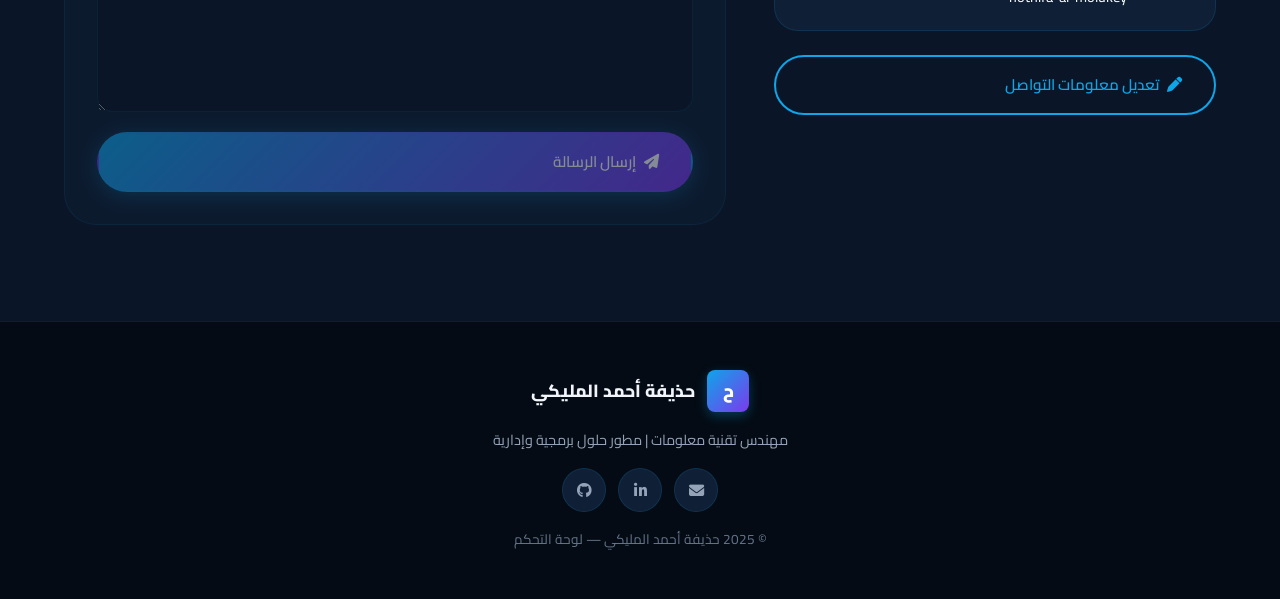
<file: index_manager.html>
<!DOCTYPE html>
<html lang="ar" dir="rtl">
<head>
  <meta charset="UTF-8" />
  <meta name="viewport" content="width=device-width, initial-scale=1.0" />
  <title>لوحة التحكم | حذيفة المليكي</title>
  <link rel="preconnect" href="https://fonts.googleapis.com">
  <link rel="preconnect" href="https://fonts.gstatic.com" crossorigin>
  <link href="https://fonts.googleapis.com/css2?family=Cairo:wght@300;400;500;600;700;900&family=Tajawal:wght@300;400;500;700;800&display=swap" rel="stylesheet">
  <link rel="stylesheet" href="https://cdnjs.cloudflare.com/ajax/libs/font-awesome/6.5.0/css/all.min.css" />
  <link rel="stylesheet" href="css/reset.css" />
  <link rel="stylesheet" href="css/variables.css" />
  <link rel="stylesheet" href="css/layout.css" />
  <link rel="stylesheet" href="css/components.css" />
  <link rel="stylesheet" href="css/animations.css" />
  <link rel="stylesheet" href="css/responsive.css" />
  <link rel="stylesheet" href="css/manager.css" />
</head>
<body class="manager-mode">

<div class="cursor" id="cursor"></div>
<div class="cursor-follower" id="cursorFollower"></div>

<div class="loader" id="loader">
  <div class="loader-inner">
    <div class="loader-logo" style="font-size:1.5rem;color:var(--accent)"><i class="fas fa-tools"></i></div>
    <div class="loader-bar"><div class="loader-progress"></div></div>
    <p class="loader-text">تحميل لوحة التحكم...</p>
  </div>
</div>

<!-- ===== MANAGER TOP BAR ===== -->
<div class="mgr-topbar">
  <div class="mgr-topbar-badge">
    <i class="fas fa-tools"></i>
    <span>وضع الإدارة</span>
  </div>
  <div class="mgr-topbar-actions">
    <button class="mgr-topbar-btn primary" onclick="openProfileForm()">
      <i class="fas fa-user-edit"></i><span>تعديل الملف الشخصي</span>
    </button>
    <a href="index.html" target="_blank" class="mgr-topbar-btn view-link">
      <i class="fas fa-eye"></i><span>عرض الموقع</span>
    </a>
    <button class="mgr-topbar-btn danger" onclick="resetAllData()">
      <i class="fas fa-undo"></i><span>إعادة الضبط</span>
    </button>
  </div>
</div>

<!-- NAVBAR -->
<nav class="navbar" id="navbar">
  <div class="nav-container">
    <a href="#home" class="nav-logo">
      <span class="logo-icon" style="background:var(--gradient-accent);">⚙</span>
      <span class="logo-text">حذيفة المليكي — إدارة</span>
    </a>
    <ul class="nav-links" id="navLinks">
      <li><a href="#home"       class="nav-link active" data-section="home">الرئيسية</a></li>
      <li><a href="#about"      class="nav-link" data-section="about">عني</a></li>
      <li><a href="#skills"     class="nav-link" data-section="skills">المهارات</a></li>
      <li><a href="#projects"   class="nav-link" data-section="projects">المشاريع</a></li>
      <li><a href="#experience" class="nav-link" data-section="experience">الخبرات</a></li>
      <li><a href="#contact"    class="nav-link" data-section="contact">التواصل</a></li>
    </ul>
    <button class="hamburger" id="hamburger" aria-label="القائمة"><span></span><span></span><span></span></button>
  </div>
</nav>

<!-- HERO -->
<section class="hero" id="home">
  <div class="hero-bg">
    <div class="hero-grid"></div>
    <div class="hero-glow glow-1"></div><div class="hero-glow glow-2"></div>
    <div class="floating-shapes"><div class="shape shape-1"></div><div class="shape shape-2"></div><div class="shape shape-3"></div></div>
  </div>
  <div class="hero-content container">
    <div class="hero-text">
      <div class="hero-badge reveal-up"><span class="badge-dot"></span> متاح للعمل</div>
      <h1 class="hero-title reveal-up delay-1">
        <span id="heroName">حذيفة أحمد المليكي</span><br/>
        <span class="title-accent" id="heroTitle">مهندس تقنية معلومات</span>
      </h1>
      <div class="hero-role reveal-up delay-2">
        <span class="role-prefix">أنا</span>
        <span class="role-text" id="typedText"></span>
        <span class="role-cursor">|</span>
      </div>
      <p class="hero-desc reveal-up delay-3" id="heroBio">...</p>
      <div class="hero-actions reveal-up delay-4">
        <button class="btn btn-primary" onclick="openProfileForm()"><i class="fas fa-user-edit"></i> تعديل الملف الشخصي</button>
        <a href="index.html" target="_blank" class="btn btn-outline"><i class="fas fa-eye"></i> معاينة الموقع</a>
      </div>
      <div class="hero-socials reveal-up delay-5">
        <a id="heroEmailLink" href="mailto:hothifaalmolukey@gmail.com" class="social-link" title="البريد الإلكتروني"><i class="fas fa-envelope"></i></a>
        <a id="heroLinkedIn"  href="#" class="social-link" target="_blank" title="LinkedIn"><i class="fab fa-linkedin-in"></i></a>
        <a href="https://github.com/Hothifa2001" class="social-link" target="_blank" title="GitHub"><i class="fab fa-github"></i></a>
        <a id="heroPhoneLink" href="#" class="social-link" title="الهاتف"><i class="fas fa-phone"></i></a>
      </div>
    </div>
    <div class="hero-visual reveal-right delay-2">
      <div class="profile-card">
        <div class="profile-photo-wrapper">
          <div class="profile-photo" id="profilePhoto" style="cursor:pointer;" onclick="openProfileForm()" title="انقر لتغيير الصورة">
            <span class="profile-initials">ح.م</span>
          </div>
          <div class="profile-badge-award"><i class="fas fa-tools"></i><span>وضع الإدارة</span></div>
        </div>
        <div class="profile-card-info">
          <div class="stat-item"><span class="stat-num" data-count="exp">0</span><span class="stat-label">سنوات خبرة</span></div>
          <div class="stat-divider"></div>
          <div class="stat-item"><span class="stat-num" data-count="proj">0</span><span class="stat-label">مشاريع</span></div>
          <div class="stat-divider"></div>
          <div class="stat-item"><span class="stat-num" data-count="aw">0</span><span class="stat-label">جوائز</span></div>
        </div>
      </div>
      <div class="tech-orbit">
        <div class="orbit-ring">
          <div class="orbit-item" style="--i:0"><i class="fab fa-laravel"></i></div>
          <div class="orbit-item" style="--i:1"><i class="fas fa-mobile-alt"></i></div>
          <div class="orbit-item" style="--i:2"><i class="fab fa-php"></i></div>
          <div class="orbit-item" style="--i:3"><i class="fas fa-database"></i></div>
        </div>
      </div>
    </div>
  </div>
  <a href="#about" class="scroll-down"><span>اكتشف المزيد</span><i class="fas fa-chevron-down"></i></a>
</section>

<!-- ABOUT -->
<section class="about section" id="about">
  <div class="container">
    <div class="section-header reveal-up">
      <span class="section-tag">من أنا</span>
      <h2 class="section-title">نبذة <span class="accent">عني</span></h2>
      <div class="section-line"></div>
    </div>
    <div class="about-grid">
      <div class="about-image-col reveal-right">
        <div class="about-image-card">
          <div class="about-img-placeholder" id="aboutPhotoDisplay" style="cursor:pointer;" onclick="openProfileForm()" title="انقر لتغيير الصورة">
            <span>اضغط لتغيير الصورة</span>
          </div>
          <div class="about-card-info">
            <div class="info-row"><i class="fas fa-map-marker-alt"></i> <span id="aboutLocation">الرياض</span></div>
            <div class="info-row"><i class="fas fa-graduation-cap"></i> بكالوريوس تقنية معلومات</div>
            <div class="info-row"><i class="fas fa-university"></i> الجامعة الوطنية 2021–2025</div>
            <div class="info-row"><i class="fas fa-trophy"></i> درع ابتكارات المستقبل 2025</div>
          </div>
        </div>
      </div>
      <div class="about-text-col reveal-up">
        <h3 class="about-subtitle" id="aboutTitle">مهندس تقنية معلومات</h3>
        <p class="about-desc" id="aboutBio">...</p>
        <div class="about-highlights">
          <div class="highlight-item"><div class="highlight-icon"><i class="fas fa-code"></i></div><div><h4>تطوير متكامل</h4><p>خلفية وواجهة أمامية</p></div></div>
          <div class="highlight-item"><div class="highlight-icon"><i class="fas fa-mobile-alt"></i></div><div><h4>تطبيقات موبايل</h4><p>Flutter & Android</p></div></div>
          <div class="highlight-item"><div class="highlight-icon"><i class="fas fa-database"></i></div><div><h4>قواعد بيانات</h4><p>MySQL & RESTful APIs</p></div></div>
          <div class="highlight-item"><div class="highlight-icon"><i class="fas fa-paint-brush"></i></div><div><h4>تصميم UI/UX</h4><p>Figma & تجربة المستخدم</p></div></div>
        </div>
        <div class="about-languages">
          <div class="lang-item"><span>العربية</span><div class="lang-bar"><div class="lang-fill" style="width:100%"></div></div><span>اللغة الأم</span></div>
          <div class="lang-item"><span>الإنجليزية</span><div class="lang-bar"><div class="lang-fill" style="width:65%"></div></div><span>جيد</span></div>
        </div>
        <div style="margin-top:1.5rem;">
          <button class="btn btn-outline" onclick="openProfileForm()"><i class="fas fa-pen"></i> تعديل المعلومات الشخصية</button>
        </div>
      </div>
    </div>
  </div>
</section>

<!-- SKILLS -->
<section class="skills section section-dark" id="skills">
  <div class="container">
    <div class="section-header reveal-up">
      <span class="section-tag">ما أتقنه</span>
      <h2 class="section-title">المهارات <span class="accent">التقنية</span></h2>
      <div class="section-line"></div>
    </div>
    <div class="skills-grid" id="skillsGrid"><!-- يُبنى ديناميكياً --></div>
  </div>
</section>

<!-- PROJECTS -->
<section class="projects section" id="projects">
  <div class="container">
    <div class="section-header reveal-up">
      <span class="section-tag">ما أنجزته</span>
      <h2 class="section-title">ملف <span class="accent">الأعمال</span></h2>
      <div class="section-line"></div>
    </div>
    <div class="projects-filter reveal-up">
      <button class="filter-btn active" data-filter="all">الكل</button>
      <button class="filter-btn" data-filter="web">ويب</button>
      <button class="filter-btn" data-filter="mobile">موبايل</button>
      <button class="filter-btn" data-filter="design">تصميم</button>
    </div>
    <div class="projects-grid" id="projectsGrid"><!-- يُبنى ديناميكياً --></div>
  </div>
</section>

<!-- EXPERIENCE -->
<section class="experience section section-dark" id="experience">
  <div class="container">
    <div class="section-header reveal-up">
      <span class="section-tag">مسيرتي</span>
      <h2 class="section-title">الخبرات <span class="accent">العملية</span></h2>
      <div class="section-line"></div>
    </div>
    <div class="timeline" id="timelineEl"><!-- يُبنى ديناميكياً --></div>
    <div class="section-header reveal-up" style="margin-top:5rem">
      <span class="section-tag">التعليم</span>
      <h2 class="section-title">المسيرة <span class="accent">التعليمية</span></h2>
      <div class="section-line"></div>
    </div>
    <div class="education-grid" id="educationGrid"><!-- يُبنى ديناميكياً --></div>
  </div>
</section>

<!-- AWARDS -->
<section class="awards section" id="awards">
  <div class="container">
    <div class="section-header reveal-up">
      <span class="section-tag">الإنجازات</span>
      <h2 class="section-title">الجوائز <span class="accent">والتكريمات</span></h2>
      <div class="section-line"></div>
    </div>
    <div class="awards-grid" id="awardsGrid"><!-- يُبنى ديناميكياً --></div>
  </div>
</section>

<!-- CONTACT -->
<section class="contact section section-dark" id="contact">
  <div class="container">
    <div class="section-header reveal-up">
      <span class="section-tag">تواصل</span>
      <h2 class="section-title">معلومات <span class="accent">التواصل</span></h2>
      <div class="section-line"></div>
    </div>
    <div class="contact-grid">
      <div class="contact-info reveal-right">
        <div class="contact-card">
          <a id="contactEmailLink" href="#" class="contact-item">
            <div class="contact-item-icon"><i class="fas fa-envelope"></i></div>
            <div><h4>البريد الإلكتروني</h4><span id="contactEmail">—</span></div>
          </a>
          <a id="contactPhoneLink" href="#" class="contact-item">
            <div class="contact-item-icon"><i class="fas fa-phone"></i></div>
            <div><h4>الهاتف</h4><span id="contactPhone">—</span></div>
          </a>
          <div class="contact-item">
            <div class="contact-item-icon"><i class="fas fa-map-marker-alt"></i></div>
            <div><h4>الموقع</h4><span id="contactLocation">—</span></div>
          </div>
          <a id="contactLinkedIn" href="#" target="_blank" class="contact-item">
            <div class="contact-item-icon"><i class="fab fa-linkedin-in"></i></div>
            <div><h4>LinkedIn</h4><span>hothifa-al-molukey</span></div>
          </a>
        </div>
        <div style="margin-top:1.5rem;">
          <button class="btn btn-outline w-full" onclick="openProfileForm()"><i class="fas fa-pen"></i> تعديل معلومات التواصل</button>
        </div>
      </div>
      <div class="contact-form-wrapper reveal-up">
        <div class="mgr-notice-bar">
          <i class="fas fa-info-circle"></i>
          نموذج التواصل يظهر للزوار فقط في صفحة index.html
        </div>
        <div class="contact-form" style="opacity:.5;pointer-events:none;">
          <div class="form-row">
            <div class="form-group"><label>الاسم</label><input type="text" placeholder="اسمك" /></div>
            <div class="form-group"><label>البريد</label><input type="email" placeholder="email@..." /></div>
          </div>
          <div class="form-group"><label>الموضوع</label><input type="text" placeholder="موضوع رسالتك" /></div>
          <div class="form-group"><label>الرسالة</label><textarea rows="4" placeholder="..."></textarea></div>
          <button class="btn btn-primary w-full" disabled><i class="fas fa-paper-plane"></i> إرسال الرسالة</button>
        </div>
      </div>
    </div>
  </div>
</section>

<!-- FOOTER -->
<footer class="footer">
  <div class="container">
    <div class="footer-content">
      <div class="footer-brand"><span class="logo-icon">ح</span> <span id="footerName">حذيفة أحمد المليكي</span></div>
      <p class="footer-tagline" id="footerTitle">مهندس تقنية معلومات</p>
      <div class="footer-socials">
        <a href="mailto:hothifaalmolukey@gmail.com" class="social-link" title="البريد الإلكتروني"><i class="fas fa-envelope"></i></a>
        <a id="footerLinkedIn" href="#" target="_blank" class="social-link" title="LinkedIn"><i class="fab fa-linkedin-in"></i></a>
        <a href="https://github.com/Hothifa2001" target="_blank" class="social-link" title="GitHub"><i class="fab fa-github"></i></a>
      </div>
      <p class="footer-copy">© 2025 حذيفة أحمد المليكي — لوحة التحكم</p>
    </div>
  </div>
</footer>

<!-- ============================================================
     المودالات
============================================================ -->

<!-- عرض تفاصيل المشروع مع معرض صور -->
<div class="modal-overlay" id="viewModal">
  <div class="modal-box">
    <button class="modal-close" onclick="closeViewModal()"><i class="fas fa-times"></i></button>
    <div id="viewModalContent"></div>
  </div>
</div>

<!-- فورم إضافة / تعديل مشروع -->
<div class="modal-overlay mgr-form-modal" id="projectFormModal">
  <div class="modal-box">
    <button class="modal-close" onclick="closeProjectForm()"><i class="fas fa-times"></i></button>
    <h2 class="mgr-form-title" id="projFormTitle"><i class="fas fa-folder-plus"></i> إضافة مشروع</h2>
    <form onsubmit="saveProjectForm(event)">
      <div class="mgr-form-grid">
        <div class="form-group full"><label>اسم المشروع *</label><input id="pfName" type="text" placeholder="اسم المشروع" required /></div>
        <div class="form-group full"><label>وصف المشروع *</label><textarea id="pfDesc" rows="3" placeholder="وصف مختصر..."></textarea></div>
        <div class="form-group"><label>التقنيات (مفصولة بفاصلة)</label><input id="pfTags" type="text" placeholder="Laravel, Flutter, MySQL" /></div>
        <div class="form-group"><label>التصنيف</label>
          <select id="pfCat">
            <option value="web">ويب</option>
            <option value="mobile">موبايل</option>
            <option value="design">تصميم</option>
            <option value="web mobile">ويب وموبايل</option>
          </select>
        </div>
        <div class="form-group"><label>السنة</label><input id="pfYear" type="text" placeholder="2025" /></div>
        <div class="form-group"><label>الجائزة (اختياري)</label><input id="pfAward" type="text" placeholder="درع ابتكار المستقبل..." /></div>
        <div class="form-group full"><label>رابط المشروع (اختياري)</label><input id="pfUrl" type="url" placeholder="https://..." /></div>
        <div class="form-group full">
          <label>أبرز المميزات (كل ميزة في سطر)</label>
          <textarea id="pfHighlights" rows="4" placeholder="ميزة أولى&#10;ميزة ثانية&#10;ميزة ثالثة"></textarea>
        </div>

        <!-- الصورة الرئيسية -->
        <div class="form-group full">
          <div class="gallery-section-label"><i class="fas fa-image"></i> الصورة الرئيسية للمشروع</div>
          <div id="pfMainImgPreview"></div>
        </div>

        <!-- معرض الصور -->
        <div class="form-group full">
          <div class="gallery-section-label"><i class="fas fa-images"></i> معرض صور إضافية (Gallery)</div>
          <div id="pfGalleryPreview"></div>
          <p class="icon-hint" style="margin-top:.4rem;">يمكنك إضافة عدة صور. تظهر للزوار عند عرض تفاصيل المشروع بشكل معرض تفاعلي.</p>
        </div>
      </div>
      <div style="display:flex;gap:1rem;margin-top:1.5rem;">
        <button type="submit" class="btn btn-primary" style="flex:1"><i class="fas fa-save"></i> حفظ المشروع</button>
        <button type="button" class="btn btn-outline" onclick="closeProjectForm()">إلغاء</button>
      </div>
    </form>
  </div>
</div>

<!-- فورم إضافة / تعديل مهارة -->
<div class="modal-overlay mgr-form-modal" id="skillFormModal">
  <div class="modal-box" style="max-width:500px">
    <button class="modal-close" onclick="closeSkillForm()"><i class="fas fa-times"></i></button>
    <h2 class="mgr-form-title" id="sfTitle"><i class="fas fa-code"></i> إضافة مهارة</h2>
    <form onsubmit="saveSkillForm(event)">
      <div class="form-group"><label>اسم المهارة *</label><input id="sfName" type="text" placeholder="Laravel & PHP" required /></div>
      <div class="form-group"><label>الوصف</label><input id="sfDesc" type="text" placeholder="وصف مختصر للمهارة" /></div>
      <div class="form-group">
        <label>أيقونة Font Awesome</label>
        <input id="sfIcon" type="text" placeholder="fab fa-laravel" oninput="updateIconPreview('sfIcon','sfIconPrev')" />
        <div class="icon-hint">مثال: <code>fab fa-laravel</code> أو <code>fas fa-database</code></div>
        <div class="icon-preview" id="sfIconPrev"><i class="fas fa-code"></i> معاينة الأيقونة</div>
      </div>
      <div class="form-group">
        <label>نسبة الإتقان</label>
        <div class="range-row">
          <input id="sfPct" type="range" min="10" max="100" step="5" value="80" oninput="document.getElementById('sfPctVal').textContent=this.value+'%'" />
          <span class="range-val" id="sfPctVal">80%</span>
        </div>
      </div>
      <div style="display:flex;gap:1rem;margin-top:1.5rem;">
        <button type="submit" class="btn btn-primary" style="flex:1"><i class="fas fa-save"></i> حفظ</button>
        <button type="button" class="btn btn-outline" onclick="closeSkillForm()">إلغاء</button>
      </div>
    </form>
  </div>
</div>

<!-- فورم إضافة / تعديل جائزة -->
<div class="modal-overlay mgr-form-modal" id="awardFormModal">
  <div class="modal-box" style="max-width:500px">
    <button class="modal-close" onclick="closeAwardForm()"><i class="fas fa-times"></i></button>
    <h2 class="mgr-form-title" id="afTitle"><i class="fas fa-trophy"></i> إضافة جائزة</h2>
    <form onsubmit="saveAwardForm(event)">
      <div class="form-group"><label>اسم الجائزة *</label><input id="afName" type="text" placeholder="درع التميز..." required /></div>
      <div class="form-group"><label>الجهة المانحة</label><input id="afOrg" type="text" placeholder="الجامعة الوطنية" /></div>
      <div class="form-group"><label>التاريخ</label><input id="afDate" type="text" placeholder="نوفمبر 2025" /></div>
      <div class="form-group"><label>الوصف</label><textarea id="afDesc" rows="3" placeholder="وصف الجائزة..."></textarea></div>
      <div class="form-group">
        <label>أيقونة Font Awesome</label>
        <input id="afIcon" type="text" placeholder="fa-trophy" oninput="updateIconPreview('afIcon','afIconPrev')" />
        <div class="icon-preview" id="afIconPrev"><i class="fas fa-trophy"></i> معاينة</div>
      </div>
      <div style="display:flex;gap:1rem;margin-top:1.5rem;">
        <button type="submit" class="btn btn-primary" style="flex:1"><i class="fas fa-save"></i> حفظ</button>
        <button type="button" class="btn btn-outline" onclick="closeAwardForm()">إلغاء</button>
      </div>
    </form>
  </div>
</div>

<!-- فورم إضافة / تعديل خبرة -->
<div class="modal-overlay mgr-form-modal" id="expFormModal">
  <div class="modal-box" style="max-width:560px">
    <button class="modal-close" onclick="closeExpForm()"><i class="fas fa-times"></i></button>
    <h2 class="mgr-form-title" id="efTitle"><i class="fas fa-briefcase"></i> إضافة خبرة</h2>
    <form onsubmit="saveExpForm(event)">
      <div class="mgr-form-grid">
        <div class="form-group"><label>المسمى الوظيفي *</label><input id="efRole" type="text" required /></div>
        <div class="form-group"><label>الشركة / الجهة</label><input id="efCompany" type="text" /></div>
        <div class="form-group"><label>الفترة الزمنية</label><input id="efPeriod" type="text" placeholder="يناير 2024 – حتى الآن" /></div>
        <div class="form-group" style="display:flex;align-items:center;gap:.75rem;padding-top:1.5rem;">
          <input id="efCurrent" type="checkbox" style="width:18px;height:18px;cursor:pointer;" />
          <label style="cursor:pointer;">الوظيفة الحالية</label>
        </div>
        <div class="form-group">
          <label>أيقونة Font Awesome</label>
          <input id="efIcon" type="text" placeholder="fa-briefcase" oninput="updateIconPreview('efIcon','efIconPrev')" />
          <div class="icon-preview" id="efIconPrev"><i class="fas fa-briefcase"></i> معاينة</div>
        </div>
        <div class="form-group full">
          <label>المهام والإنجازات (كل مهمة في سطر)</label>
          <textarea id="efDuties" rows="5" placeholder="مهمة أولى&#10;مهمة ثانية"></textarea>
        </div>
      </div>
      <div style="display:flex;gap:1rem;margin-top:1.5rem;">
        <button type="submit" class="btn btn-primary" style="flex:1"><i class="fas fa-save"></i> حفظ</button>
        <button type="button" class="btn btn-outline" onclick="closeExpForm()">إلغاء</button>
      </div>
    </form>
  </div>
</div>

<!-- فورم إضافة / تعديل شهادة -->
<div class="modal-overlay mgr-form-modal" id="eduFormModal">
  <div class="modal-box" style="max-width:500px">
    <button class="modal-close" onclick="closeEduForm()"><i class="fas fa-times"></i></button>
    <h2 class="mgr-form-title" id="edTitle"><i class="fas fa-graduation-cap"></i> إضافة شهادة</h2>
    <form onsubmit="saveEduForm(event)">
      <div class="form-group"><label>اسم الشهادة / الدورة *</label><input id="edDegree" type="text" required /></div>
      <div class="form-group"><label>الجهة / المؤسسة</label><input id="edInst" type="text" /></div>
      <div class="form-group"><label>التاريخ</label><input id="edDate" type="text" placeholder="2021 – 2025" /></div>
      <div class="form-group">
        <label>أيقونة Font Awesome</label>
        <input id="edIcon" type="text" placeholder="fa-graduation-cap" oninput="updateIconPreview('edIcon','edIconPrev')" />
        <div class="icon-preview" id="edIconPrev"><i class="fas fa-graduation-cap"></i> معاينة</div>
      </div>
      <div style="display:flex;gap:1rem;margin-top:1.5rem;">
        <button type="submit" class="btn btn-primary" style="flex:1"><i class="fas fa-save"></i> حفظ</button>
        <button type="button" class="btn btn-outline" onclick="closeEduForm()">إلغاء</button>
      </div>
    </form>
  </div>
</div>

<!-- فورم تعديل الملف الشخصي -->
<div class="modal-overlay mgr-form-modal" id="profileFormModal">
  <div class="modal-box" style="max-width:720px">
    <button class="modal-close" onclick="closeProfileForm()"><i class="fas fa-times"></i></button>
    <h2 class="mgr-form-title"><i class="fas fa-user-edit"></i> تعديل الملف الشخصي</h2>
    <form onsubmit="saveProfileForm(event)">
      <div class="mgr-form-grid">
        <div class="form-group"><label>الاسم الكامل</label><input id="prfName" type="text" /></div>
        <div class="form-group"><label>المسمى المهني</label><input id="prfTitle" type="text" /></div>
        <div class="form-group full"><label>النبذة الشخصية</label><textarea id="prfBio" rows="4"></textarea></div>
        <div class="form-group"><label>الموقع الجغرافي</label><input id="prfLocation" type="text" /></div>
        <div class="form-group"><label>البريد الإلكتروني</label><input id="prfEmail" type="email" /></div>
        <div class="form-group"><label>الهاتف</label><input id="prfPhone" type="tel" /></div>
        <div class="form-group"><label>معرّف LinkedIn</label><input id="prfLinkedin" type="text" /></div>
        <div class="form-group"><label>معرّف GitHub</label><input id="prfGithub" type="text" placeholder="Hothifa2001" /></div>
        <div class="form-group full">
          <label>الأدوار المهنية (كل دور في سطر — تظهر في التأثير المتحرك)</label>
          <textarea id="prfRoles" rows="4" placeholder="مطور ويب محترف&#10;مطور Flutter&#10;مصمم UI/UX"></textarea>
        </div>
        <div class="form-group"><label>سنوات الخبرة</label><input id="prfExpStat" type="number" min="0" /></div>
        <div class="form-group"><label>عدد المشاريع</label><input id="prfProjStat" type="number" min="0" /></div>
        <div class="form-group"><label>عدد الجوائز</label><input id="prfAwStat" type="number" min="0" /></div>
        <div class="form-group">
          <label>الصورة الشخصية (Hero)</label>
          <input id="prfPhotoInput" type="file" accept="image/*" />
        </div>
        <div class="form-group">
          <label>صورة قسم "عني"</label>
          <input id="prfAboutPhotoInput" type="file" accept="image/*" />
        </div>
      </div>
      <div style="display:flex;gap:1rem;margin-top:1.5rem;">
        <button type="submit" class="btn btn-primary" style="flex:1"><i class="fas fa-save"></i> حفظ التغييرات</button>
        <button type="button" class="btn btn-outline" onclick="closeProfileForm()">إلغاء</button>
      </div>
    </form>
  </div>
</div>

<div class="toast" id="toast"></div>

<script src="js/utils.js"></script>
<script src="js/storage.js"></script>
<script src="js/animations.js"></script>
<script src="js/manager.js"></script>
<script>
/* مساعد معاينة الأيقونة */
function updateIconPreview(inputId, previewId) {
  const val = document.getElementById(inputId).value.trim();
  const prev = document.getElementById(previewId);
  if (!prev) return;
  // التأكد أن القيمة تحتوي على "fa" فقط
  const cls = val.startsWith('fa') ? val : 'fas fa-' + val.replace('fa-','');
  prev.innerHTML = `<i class="${cls}"></i> ${val || 'معاينة'}`;
}
</script>
</body>
</html>
</file>
<file: css/variables.css>
/* ===== DESIGN TOKENS ===== */
:root {
  /* Colors */
  --primary:        #0ea5e9;
  --primary-dark:   #0284c7;
  --primary-light:  #38bdf8;
  --accent:         #f59e0b;
  --accent-dark:    #d97706;
  --success:        #10b981;
  --danger:         #ef4444;

  /* Backgrounds */
  --bg-primary:     #060d1a;
  --bg-secondary:   #0a1628;
  --bg-card:        #0f1f35;
  --bg-card-hover:  #142540;
  --bg-dark:        #040b14;

  /* Text */
  --text-primary:   #f1f5f9;
  --text-secondary: #94a3b8;
  --text-muted:     #64748b;

  /* Borders */
  --border:         rgba(14,165,233,0.15);
  --border-hover:   rgba(14,165,233,0.4);

  /* Shadows */
  --shadow-sm:      0 2px 8px rgba(0,0,0,0.3);
  --shadow-md:      0 8px 32px rgba(0,0,0,0.4);
  --shadow-lg:      0 20px 60px rgba(0,0,0,0.5);
  --shadow-glow:    0 0 30px rgba(14,165,233,0.2);
  --shadow-glow-lg: 0 0 60px rgba(14,165,233,0.15);

  /* Spacing */
  --section-py:     6rem;
  --container-max:  1200px;

  /* Radius */
  --radius-sm:      8px;
  --radius-md:      16px;
  --radius-lg:      24px;
  --radius-xl:      32px;
  --radius-full:    9999px;

  /* Transitions */
  --transition:     0.3s ease;
  --transition-slow: 0.6s cubic-bezier(0.16, 1, 0.3, 1);

  /* Gradients */
  --gradient-primary: linear-gradient(135deg, var(--primary) 0%, #7c3aed 100%);
  --gradient-accent:  linear-gradient(135deg, var(--accent) 0%, #f97316 100%);
  --gradient-card:    linear-gradient(135deg, var(--bg-card) 0%, var(--bg-secondary) 100%);
}
</file>
<file: css/layout.css>
/* ===== LAYOUT ===== */
.container {
  max-width: var(--container-max);
  margin: 0 auto;
  padding: 0 1.5rem;
}

.section {
  padding: var(--section-py) 0;
  position: relative;
}

.section-dark {
  background: var(--bg-secondary);
}

/* Section Headers */
.section-header {
  text-align: center;
  margin-bottom: 4rem;
}

.section-tag {
  display: inline-block;
  background: rgba(14,165,233,0.12);
  color: var(--primary-light);
  font-size: 0.85rem;
  font-weight: 600;
  letter-spacing: 0.1em;
  padding: 0.4rem 1.2rem;
  border-radius: var(--radius-full);
  border: 1px solid rgba(14,165,233,0.25);
  margin-bottom: 1rem;
  text-transform: uppercase;
}

.section-title {
  font-size: clamp(2rem, 4vw, 3rem);
  font-weight: 800;
  color: var(--text-primary);
  line-height: 1.2;
  margin-bottom: 1rem;
}

.section-title .accent {
  color: var(--primary);
}

.section-line {
  width: 60px;
  height: 4px;
  background: var(--gradient-primary);
  border-radius: var(--radius-full);
  margin: 0 auto;
}

.section-desc {
  color: var(--text-secondary);
  font-size: 1.05rem;
  margin-top: 1rem;
}

/* Navbar */
.navbar {
  position: fixed;
  top: 0;
  right: 0;
  left: 0;
  z-index: 1000;
  padding: 1.2rem 0;
  transition: var(--transition);
}

.navbar.scrolled {
  background: rgba(6,13,26,0.95);
  backdrop-filter: blur(20px);
  border-bottom: 1px solid var(--border);
  padding: 0.8rem 0;
  box-shadow: var(--shadow-md);
}

.nav-container {
  max-width: var(--container-max);
  margin: 0 auto;
  padding: 0 1.5rem;
  display: flex;
  align-items: center;
  justify-content: space-between;
  gap: 2rem;
}

.nav-logo {
  display: flex;
  align-items: center;
  gap: 0.75rem;
  font-weight: 800;
  font-size: 1.1rem;
  color: var(--text-primary);
  transition: var(--transition);
}

.nav-logo:hover { color: var(--primary); }

.logo-icon {
  width: 42px;
  height: 42px;
  background: var(--gradient-primary);
  border-radius: var(--radius-sm);
  display: flex;
  align-items: center;
  justify-content: center;
  font-size: 1.1rem;
  font-weight: 900;
  color: white;
  box-shadow: 0 4px 12px rgba(14,165,233,0.3);
}

.nav-links {
  display: flex;
  align-items: center;
  gap: 0.25rem;
}

.nav-link {
  padding: 0.5rem 1rem;
  border-radius: var(--radius-full);
  font-weight: 500;
  font-size: 0.95rem;
  color: var(--text-secondary);
  transition: var(--transition);
  position: relative;
}

.nav-link:hover,
.nav-link.active {
  color: var(--primary);
  background: rgba(14,165,233,0.1);
}

.hamburger {
  display: none;
  flex-direction: column;
  gap: 5px;
  padding: 0.5rem;
  border-radius: var(--radius-sm);
  background: var(--bg-card);
  border: 1px solid var(--border);
}

.hamburger span {
  display: block;
  width: 22px;
  height: 2px;
  background: var(--text-primary);
  border-radius: 2px;
  transition: var(--transition);
}

.hamburger.open span:nth-child(1) { transform: rotate(45deg) translate(5px, 5px); }
.hamburger.open span:nth-child(2) { opacity: 0; }
.hamburger.open span:nth-child(3) { transform: rotate(-45deg) translate(5px, -5px); }

/* Hero */
.hero {
  min-height: 100vh;
  display: flex;
  align-items: center;
  position: relative;
  overflow: hidden;
  padding-top: 80px;
}

.hero-bg {
  position: absolute;
  inset: 0;
  z-index: 0;
  background: var(--bg-primary);
}

.hero-grid {
  position: absolute;
  inset: 0;
  background-image:
    linear-gradient(rgba(14,165,233,0.05) 1px, transparent 1px),
    linear-gradient(90deg, rgba(14,165,233,0.05) 1px, transparent 1px);
  background-size: 60px 60px;
}

.hero-glow {
  position: absolute;
  border-radius: 50%;
  filter: blur(80px);
  opacity: 0.18;
}

.hero-glow.glow-1 {
  width: 600px;
  height: 600px;
  background: var(--primary);
  top: -200px;
  left: -200px;
}

.hero-glow.glow-2 {
  width: 400px;
  height: 400px;
  background: #7c3aed;
  bottom: -100px;
  right: 10%;
}

.hero-content {
  position: relative;
  z-index: 1;
  display: grid;
  grid-template-columns: 1fr 1fr;
  gap: 4rem;
  align-items: center;
  padding-top: 2rem;
  padding-bottom: 2rem;
}

/* About Grid */
.about-grid {
  display: grid;
  grid-template-columns: 1fr 1.6fr;
  gap: 4rem;
  align-items: start;
}

/* Skills Grid */
.skills-grid {
  display: grid;
  grid-template-columns: repeat(4, 1fr);
  gap: 1.5rem;
}

/* Projects Grid */
.projects-grid {
  display: grid;
  grid-template-columns: repeat(3, 1fr);
  gap: 2rem;
}

/* Timeline */
.timeline {
  position: relative;
  max-width: 900px;
  margin: 0 auto;
}

.timeline::before {
  content: '';
  position: absolute;
  right: 32px;
  top: 0;
  bottom: 0;
  width: 2px;
  background: linear-gradient(to bottom, var(--primary), transparent);
}

.timeline-item {
  position: relative;
  padding-right: 80px;
  margin-bottom: 3rem;
}

.timeline-dot {
  position: absolute;
  right: 24px;
  top: 20px;
  width: 16px;
  height: 16px;
  border-radius: 50%;
  background: var(--primary);
  border: 3px solid var(--bg-secondary);
  box-shadow: 0 0 0 3px rgba(14,165,233,0.3);
  z-index: 1;
}

/* Education Grid */
.education-grid {
  display: grid;
  grid-template-columns: repeat(2, 1fr);
  gap: 1.5rem;
  max-width: 900px;
  margin: 0 auto;
}

/* Awards Grid */
.awards-grid {
  display: grid;
  grid-template-columns: repeat(3, 1fr);
  gap: 2rem;
}

/* Contact Grid */
.contact-grid {
  display: grid;
  grid-template-columns: 1fr 1.5fr;
  gap: 3rem;
  align-items: start;
}

/* Footer */
.footer {
  background: var(--bg-dark);
  padding: 3rem 0;
  border-top: 1px solid var(--border);
}

.footer-content {
  display: flex;
  flex-direction: column;
  align-items: center;
  gap: 1rem;
  text-align: center;
}

.footer-brand {
  display: flex;
  align-items: center;
  gap: 0.75rem;
  font-weight: 800;
  font-size: 1.1rem;
}

.footer-tagline {
  color: var(--text-secondary);
  font-size: 0.9rem;
}

.footer-copy {
  color: var(--text-muted);
  font-size: 0.85rem;
}

/* Modal */
.modal-overlay {
  position: fixed;
  inset: 0;
  background: rgba(0,0,0,0.85);
  backdrop-filter: blur(8px);
  z-index: 2000;
  display: flex;
  align-items: center;
  justify-content: center;
  padding: 1.5rem;
  opacity: 0;
  pointer-events: none;
  transition: opacity var(--transition);
}

.modal-overlay.active {
  opacity: 1;
  pointer-events: all;
}

.modal-box {
  background: var(--bg-card);
  border: 1px solid var(--border);
  border-radius: var(--radius-xl);
  padding: 2.5rem;
  max-width: 700px;
  width: 100%;
  max-height: 90vh;
  overflow-y: auto;
  position: relative;
  transform: translateY(20px);
  transition: transform var(--transition);
}

.modal-overlay.active .modal-box {
  transform: translateY(0);
}

.modal-close {
  position: absolute;
  top: 1.5rem;
  left: 1.5rem;
  width: 36px;
  height: 36px;
  border-radius: 50%;
  background: rgba(255,255,255,0.05);
  border: 1px solid var(--border);
  color: var(--text-secondary);
  display: flex;
  align-items: center;
  justify-content: center;
  transition: var(--transition);
  font-size: 1rem;
}

.modal-close:hover {
  background: var(--danger);
  color: white;
  border-color: var(--danger);
}

.modal-title {
  font-size: 1.5rem;
  font-weight: 700;
  color: var(--text-primary);
  margin-bottom: 1.5rem;
}

/* Utility */
.w-full { width: 100%; }
.accent { color: var(--primary); }
</file>
<file: css/components.css>
/* ===== COMPONENTS ===== */

/* Cursor */
.cursor,
.cursor-follower {
  position: fixed;
  border-radius: 50%;
  pointer-events: none;
  z-index: 9999;
  mix-blend-mode: difference;
}

.cursor {
  width: 10px;
  height: 10px;
  background: var(--primary);
  transform: translate(-50%, -50%);
  transition: transform 0.1s;
}

.cursor-follower {
  width: 36px;
  height: 36px;
  border: 2px solid rgba(14,165,233,0.5);
  transform: translate(-50%, -50%);
  transition: transform 0.15s ease, width 0.3s, height 0.3s;
}

/* Loader */
.loader {
  position: fixed;
  inset: 0;
  background: var(--bg-dark);
  z-index: 9998;
  display: flex;
  align-items: center;
  justify-content: center;
  transition: opacity 0.5s, visibility 0.5s;
}

.loader.hidden {
  opacity: 0;
  visibility: hidden;
}

.loader-inner {
  text-align: center;
}

.loader-logo {
  font-size: 3rem;
  font-weight: 900;
  color: var(--primary);
  margin-bottom: 2rem;
  animation: pulse 1.5s infinite;
}

.loader-bar {
  width: 200px;
  height: 4px;
  background: rgba(255,255,255,0.1);
  border-radius: var(--radius-full);
  overflow: hidden;
  margin: 0 auto 1rem;
}

.loader-progress {
  height: 100%;
  background: var(--gradient-primary);
  border-radius: var(--radius-full);
  animation: loading 2s ease forwards;
}

.loader-text {
  color: var(--text-muted);
  font-size: 0.9rem;
}

/* Floating Shapes */
.floating-shapes { position: absolute; inset: 0; overflow: hidden; pointer-events: none; }

.shape {
  position: absolute;
  border-radius: 50%;
  border: 1px solid rgba(14,165,233,0.15);
}

.shape-1 { width: 300px; height: 300px; top: 10%; right: 5%; animation: floatShape 8s infinite; }
.shape-2 { width: 150px; height: 150px; bottom: 20%; left: 8%; animation: floatShape 6s infinite reverse; }
.shape-3 { width: 80px; height: 80px; top: 60%; right: 30%; animation: floatShape 5s infinite 1s; }

/* Buttons */
.btn {
  display: inline-flex;
  align-items: center;
  gap: 0.5rem;
  padding: 0.85rem 2rem;
  border-radius: var(--radius-full);
  font-weight: 600;
  font-size: 0.95rem;
  transition: var(--transition);
  position: relative;
  overflow: hidden;
  cursor: pointer;
  border: 2px solid transparent;
}

.btn-primary {
  background: var(--gradient-primary);
  color: white;
  border-color: transparent;
  box-shadow: 0 4px 20px rgba(14,165,233,0.35);
}

.btn-primary:hover {
  transform: translateY(-2px);
  box-shadow: 0 8px 30px rgba(14,165,233,0.5);
}

.btn-outline {
  background: transparent;
  color: var(--primary);
  border-color: var(--primary);
}

.btn-outline:hover {
  background: var(--primary);
  color: white;
  transform: translateY(-2px);
}

/* Hero Text */
.hero-badge {
  display: inline-flex;
  align-items: center;
  gap: 0.5rem;
  background: rgba(16,185,129,0.1);
  border: 1px solid rgba(16,185,129,0.3);
  color: var(--success);
  padding: 0.4rem 1.2rem;
  border-radius: var(--radius-full);
  font-size: 0.85rem;
  font-weight: 600;
  margin-bottom: 1.5rem;
}

.badge-dot {
  width: 8px;
  height: 8px;
  background: var(--success);
  border-radius: 50%;
  animation: pulse 1.5s infinite;
}

.hero-title {
  font-size: clamp(2.5rem, 5vw, 4.5rem);
  font-weight: 900;
  line-height: 1.1;
  margin-bottom: 1.5rem;
  color: var(--text-primary);
}

.title-accent {
  background: var(--gradient-primary);
  -webkit-background-clip: text;
  -webkit-text-fill-color: transparent;
  background-clip: text;
  display: block;
}

.hero-role {
  display: flex;
  align-items: center;
  gap: 0.5rem;
  font-size: 1.3rem;
  font-weight: 600;
  margin-bottom: 1.5rem;
  color: var(--text-secondary);
}

.role-text {
  color: var(--primary-light);
  min-width: 200px;
}

.role-cursor {
  color: var(--primary);
  animation: blink 1s infinite;
}

.hero-desc {
  color: var(--text-secondary);
  font-size: 1.05rem;
  max-width: 520px;
  margin-bottom: 2rem;
  line-height: 1.8;
}

.hero-actions {
  display: flex;
  gap: 1rem;
  flex-wrap: wrap;
  margin-bottom: 2rem;
}

.hero-socials {
  display: flex;
  gap: 0.75rem;
}

.social-link {
  width: 44px;
  height: 44px;
  border-radius: 50%;
  background: var(--bg-card);
  border: 1px solid var(--border);
  display: flex;
  align-items: center;
  justify-content: center;
  color: var(--text-secondary);
  font-size: 0.95rem;
  transition: var(--transition);
}

.social-link:hover {
  border-color: var(--primary);
  color: var(--primary);
  background: rgba(14,165,233,0.1);
  transform: translateY(-3px);
  box-shadow: 0 4px 16px rgba(14,165,233,0.3);
}

/* Profile Card */
.hero-visual {
  position: relative;
  display: flex;
  flex-direction: column;
  align-items: center;
  gap: 2rem;
}

.profile-card {
  background: var(--bg-card);
  border: 1px solid var(--border);
  border-radius: var(--radius-xl);
  padding: 2.5rem 2rem;
  text-align: center;
  box-shadow: var(--shadow-glow);
  position: relative;
  z-index: 1;
  width: 100%;
  max-width: 380px;
}

.profile-photo-wrapper {
  position: relative;
  display: inline-block;
  margin-bottom: 1.5rem;
}

.profile-photo {
  width: 140px;
  height: 140px;
  border-radius: 50%;
  background: var(--gradient-primary);
  margin: 0 auto;
  display: flex;
  align-items: center;
  justify-content: center;
  font-size: 2.5rem;
  font-weight: 900;
  color: white;
  border: 4px solid var(--bg-card);
  box-shadow: 0 0 0 3px var(--primary), var(--shadow-glow);
  overflow: hidden;
  position: relative;
  cursor: pointer;
}

.profile-photo img {
  width: 100%;
  height: 100%;
  object-fit: cover;
}

.photo-upload-btn {
  position: absolute;
  bottom: 0;
  right: 0;
  width: 36px;
  height: 36px;
  background: var(--accent);
  border-radius: 50%;
  display: flex;
  align-items: center;
  justify-content: center;
  color: white;
  font-size: 0.8rem;
  cursor: pointer;
  box-shadow: var(--shadow-sm);
  transition: var(--transition);
}

.photo-upload-btn:hover { background: var(--accent-dark); transform: scale(1.1); }

.profile-badge-award {
  position: absolute;
  top: -8px;
  left: -8px;
  background: var(--gradient-accent);
  color: white;
  font-size: 0.75rem;
  font-weight: 700;
  padding: 0.3rem 0.75rem;
  border-radius: var(--radius-full);
  display: flex;
  align-items: center;
  gap: 0.4rem;
  white-space: nowrap;
  box-shadow: 0 4px 12px rgba(245,158,11,0.4);
}

.profile-card-info {
  display: flex;
  justify-content: center;
  gap: 1.5rem;
  padding-top: 1.5rem;
  border-top: 1px solid var(--border);
}

.stat-item {
  text-align: center;
}

.stat-num {
  display: block;
  font-size: 2rem;
  font-weight: 900;
  color: var(--primary);
  line-height: 1;
}

.stat-label {
  font-size: 0.78rem;
  color: var(--text-muted);
  margin-top: 0.25rem;
  display: block;
}

.stat-divider {
  width: 1px;
  background: var(--border);
  align-self: stretch;
}

/* Tech Orbit */
.tech-orbit {
  width: 200px;
  height: 200px;
  position: relative;
  margin: 0 auto;
}

.orbit-ring {
  width: 100%;
  height: 100%;
  border-radius: 50%;
  border: 1px dashed rgba(14,165,233,0.3);
  position: relative;
  animation: spin 12s linear infinite;
}

.orbit-item {
  position: absolute;
  width: 44px;
  height: 44px;
  background: var(--bg-card);
  border: 1px solid var(--border);
  border-radius: 50%;
  display: flex;
  align-items: center;
  justify-content: center;
  font-size: 1.1rem;
  color: var(--primary);
  top: 50%;
  left: 50%;
  transform:
    rotate(calc(var(--i) * 90deg))
    translateY(-90px)
    rotate(calc(var(--i) * -90deg))
    translate(-50%, -50%);
  animation: counterSpin 12s linear infinite;
  box-shadow: var(--shadow-glow);
}

/* Scroll Down */
.scroll-down {
  position: absolute;
  bottom: 2rem;
  left: 50%;
  transform: translateX(-50%);
  display: flex;
  flex-direction: column;
  align-items: center;
  gap: 0.5rem;
  color: var(--text-muted);
  font-size: 0.8rem;
  z-index: 1;
  animation: bounceDown 2s infinite;
}

.scroll-down i { font-size: 0.9rem; }

/* About */
.about-image-card {
  background: var(--bg-card);
  border: 1px solid var(--border);
  border-radius: var(--radius-xl);
  overflow: hidden;
  box-shadow: var(--shadow-glow);
  position: sticky;
  top: 100px;
}

.about-img-placeholder {
  height: 320px;
  background: linear-gradient(135deg, var(--bg-secondary) 0%, var(--bg-card) 100%);
  display: flex;
  flex-direction: column;
  align-items: center;
  justify-content: center;
  gap: 1rem;
  color: var(--text-muted);
  font-size: 0.9rem;
  position: relative;
  cursor: pointer;
  overflow: hidden;
}

.about-img-placeholder img {
  width: 100%;
  height: 100%;
  object-fit: cover;
  position: absolute;
  inset: 0;
}

.photo-upload-sm {
  width: 48px;
  height: 48px;
  background: rgba(14,165,233,0.15);
  border: 2px dashed var(--primary);
  border-radius: 50%;
  display: flex;
  align-items: center;
  justify-content: center;
  color: var(--primary);
  cursor: pointer;
  transition: var(--transition);
  font-size: 1.1rem;
}

.photo-upload-sm:hover { background: rgba(14,165,233,0.25); }

.about-card-info {
  padding: 1.5rem;
  display: flex;
  flex-direction: column;
  gap: 0.75rem;
}

.info-row {
  display: flex;
  align-items: center;
  gap: 0.75rem;
  color: var(--text-secondary);
  font-size: 0.9rem;
}

.info-row i {
  color: var(--primary);
  width: 18px;
  text-align: center;
  flex-shrink: 0;
}

.about-subtitle {
  font-size: 1.3rem;
  font-weight: 700;
  color: var(--text-primary);
  margin-bottom: 1rem;
  line-height: 1.4;
}

.about-desc {
  color: var(--text-secondary);
  line-height: 1.9;
  margin-bottom: 1.5rem;
}

.about-desc strong { color: var(--primary-light); }

.about-highlights {
  display: grid;
  grid-template-columns: 1fr 1fr;
  gap: 1rem;
  margin-bottom: 2rem;
}

.highlight-item {
  display: flex;
  align-items: flex-start;
  gap: 1rem;
  background: var(--bg-card);
  border: 1px solid var(--border);
  border-radius: var(--radius-md);
  padding: 1rem;
  transition: var(--transition);
}

.highlight-item:hover {
  border-color: var(--border-hover);
  transform: translateY(-2px);
}

.highlight-icon {
  width: 40px;
  height: 40px;
  background: rgba(14,165,233,0.12);
  border-radius: var(--radius-sm);
  display: flex;
  align-items: center;
  justify-content: center;
  color: var(--primary);
  flex-shrink: 0;
}

.highlight-item h4 {
  font-size: 0.9rem;
  font-weight: 700;
  color: var(--text-primary);
  margin-bottom: 0.2rem;
}

.highlight-item p {
  font-size: 0.8rem;
  color: var(--text-muted);
}

/* Languages */
.about-languages {
  display: flex;
  flex-direction: column;
  gap: 1rem;
}

.lang-item {
  display: flex;
  align-items: center;
  gap: 1rem;
  font-size: 0.9rem;
}

.lang-item > span:first-child { color: var(--text-primary); font-weight: 600; min-width: 80px; }
.lang-item > span:last-child { color: var(--text-muted); min-width: 60px; text-align: left; }

.lang-bar {
  flex: 1;
  height: 6px;
  background: var(--bg-secondary);
  border-radius: var(--radius-full);
  overflow: hidden;
}

.lang-fill {
  height: 100%;
  background: var(--gradient-primary);
  border-radius: var(--radius-full);
  transform: scaleX(0);
  transform-origin: right;
  transition: transform 1.2s cubic-bezier(0.16, 1, 0.3, 1);
}

.lang-fill.animated { transform: scaleX(1); }

/* Skills */
.skill-card {
  background: var(--bg-card);
  border: 1px solid var(--border);
  border-radius: var(--radius-lg);
  padding: 1.75rem;
  transition: var(--transition);
  position: relative;
  overflow: hidden;
}

.skill-card::before {
  content: '';
  position: absolute;
  inset: 0;
  background: var(--gradient-primary);
  opacity: 0;
  transition: opacity var(--transition);
  z-index: 0;
}

.skill-card:hover {
  border-color: var(--border-hover);
  transform: translateY(-4px);
  box-shadow: var(--shadow-glow);
}

.skill-card:hover::before { opacity: 0.04; }

.skill-card-icon {
  width: 52px;
  height: 52px;
  background: rgba(14,165,233,0.12);
  border-radius: var(--radius-md);
  display: flex;
  align-items: center;
  justify-content: center;
  font-size: 1.4rem;
  color: var(--primary);
  margin-bottom: 1rem;
  position: relative;
  z-index: 1;
}

.skill-card h3 {
  font-size: 1rem;
  font-weight: 700;
  color: var(--text-primary);
  margin-bottom: 0.5rem;
  position: relative;
  z-index: 1;
}

.skill-card p {
  font-size: 0.85rem;
  color: var(--text-muted);
  margin-bottom: 1rem;
  line-height: 1.6;
  position: relative;
  z-index: 1;
}

.skill-progress {
  height: 6px;
  background: var(--bg-secondary);
  border-radius: var(--radius-full);
  overflow: hidden;
  margin-bottom: 0.4rem;
  position: relative;
  z-index: 1;
}

.progress-bar {
  height: 100%;
  background: var(--gradient-primary);
  border-radius: var(--radius-full);
  width: 0;
  transition: width 1.5s cubic-bezier(0.16, 1, 0.3, 1);
}

.skill-pct {
  font-size: 0.8rem;
  color: var(--primary);
  font-weight: 600;
  position: relative;
  z-index: 1;
}

/* Projects Filter */
.projects-filter {
  display: flex;
  justify-content: center;
  gap: 0.75rem;
  margin-bottom: 3rem;
  flex-wrap: wrap;
}

.filter-btn {
  padding: 0.6rem 1.5rem;
  border-radius: var(--radius-full);
  background: var(--bg-card);
  border: 1px solid var(--border);
  color: var(--text-secondary);
  font-weight: 600;
  font-size: 0.9rem;
  transition: var(--transition);
  cursor: pointer;
}

.filter-btn:hover,
.filter-btn.active {
  background: var(--gradient-primary);
  border-color: transparent;
  color: white;
  box-shadow: 0 4px 16px rgba(14,165,233,0.35);
}

/* Project Cards */
.project-card {
  background: var(--bg-card);
  border: 1px solid var(--border);
  border-radius: var(--radius-xl);
  overflow: hidden;
  transition: var(--transition);
}

.project-card:hover {
  border-color: var(--border-hover);
  transform: translateY(-6px);
  box-shadow: var(--shadow-glow);
}

.project-image-wrapper {
  position: relative;
  height: 220px;
  overflow: hidden;
}

.project-img {
  width: 100%;
  height: 100%;
  background: linear-gradient(135deg, var(--bg-secondary) 0%, var(--bg-dark) 100%);
  display: flex;
  align-items: center;
  justify-content: center;
  position: relative;
  overflow: hidden;
}

.proj-placeholder {
  display: flex;
  flex-direction: column;
  align-items: center;
  gap: 0.5rem;
  color: rgba(14,165,233,0.4);
  font-size: 3rem;
}

.proj-placeholder i { font-size: 3rem; }

.project-img img {
  width: 100%;
  height: 100%;
  object-fit: cover;
  position: absolute;
  inset: 0;
}

.proj-img-upload {
  position: absolute;
  bottom: 0.75rem;
  left: 0.75rem;
  width: 32px;
  height: 32px;
  background: rgba(14,165,233,0.15);
  border: 1px solid var(--border);
  border-radius: 50%;
  display: flex;
  align-items: center;
  justify-content: center;
  color: var(--primary);
  font-size: 0.75rem;
  cursor: pointer;
  transition: var(--transition);
  z-index: 2;
}

.proj-img-upload:hover { background: var(--primary); color: white; }

.project-overlay {
  position: absolute;
  inset: 0;
  background: rgba(6,13,26,0.85);
  backdrop-filter: blur(4px);
  display: flex;
  align-items: center;
  justify-content: center;
  opacity: 0;
  transition: var(--transition);
}

.project-card:hover .project-overlay { opacity: 1; }

.proj-link-btn {
  display: inline-flex;
  align-items: center;
  gap: 0.5rem;
  background: var(--primary);
  color: white;
  padding: 0.7rem 1.5rem;
  border-radius: var(--radius-full);
  font-weight: 600;
  font-size: 0.9rem;
  transition: var(--transition);
  cursor: pointer;
  border: none;
}

.proj-link-btn:hover {
  background: var(--primary-dark);
  transform: scale(1.05);
}

.project-award-badge {
  position: absolute;
  top: 1rem;
  right: 1rem;
  background: var(--gradient-accent);
  color: white;
  font-size: 0.72rem;
  font-weight: 700;
  padding: 0.3rem 0.8rem;
  border-radius: var(--radius-full);
  display: flex;
  align-items: center;
  gap: 0.35rem;
  z-index: 2;
}

.project-body {
  padding: 1.5rem;
}

.project-tags {
  display: flex;
  flex-wrap: wrap;
  gap: 0.4rem;
  margin-bottom: 0.75rem;
}

.tag {
  background: rgba(14,165,233,0.1);
  border: 1px solid rgba(14,165,233,0.2);
  color: var(--primary-light);
  font-size: 0.75rem;
  font-weight: 600;
  padding: 0.25rem 0.65rem;
  border-radius: var(--radius-full);
}

.project-title {
  font-size: 1.1rem;
  font-weight: 700;
  color: var(--text-primary);
  margin-bottom: 0.5rem;
}

.project-desc {
  font-size: 0.88rem;
  color: var(--text-secondary);
  line-height: 1.7;
}

/* Add Project Card */
.project-add {
  border-style: dashed;
  display: flex;
  align-items: center;
  justify-content: center;
  min-height: 340px;
  cursor: pointer;
}

.add-project-inner {
  text-align: center;
  padding: 2rem;
}

.add-icon {
  width: 64px;
  height: 64px;
  background: rgba(14,165,233,0.1);
  border: 2px dashed var(--primary);
  border-radius: 50%;
  display: flex;
  align-items: center;
  justify-content: center;
  font-size: 1.5rem;
  color: var(--primary);
  margin: 0 auto 1.5rem;
}

.add-project-inner h3 {
  font-size: 1.05rem;
  font-weight: 700;
  color: var(--text-primary);
  margin-bottom: 0.5rem;
}

.add-project-inner p {
  color: var(--text-muted);
  font-size: 0.88rem;
  margin-bottom: 1.5rem;
}

/* Timeline Content */
.timeline-content {
  background: var(--bg-card);
  border: 1px solid var(--border);
  border-radius: var(--radius-lg);
  padding: 1.75rem;
  transition: var(--transition);
}

.timeline-content:hover {
  border-color: var(--border-hover);
  box-shadow: var(--shadow-glow);
}

.timeline-header {
  display: flex;
  align-items: flex-start;
  gap: 1rem;
  margin-bottom: 1.25rem;
  flex-wrap: wrap;
}

.timeline-icon {
  width: 48px;
  height: 48px;
  background: rgba(14,165,233,0.12);
  border-radius: var(--radius-md);
  display: flex;
  align-items: center;
  justify-content: center;
  color: var(--primary);
  font-size: 1.2rem;
  flex-shrink: 0;
}

.timeline-title {
  font-size: 1.1rem;
  font-weight: 700;
  color: var(--text-primary);
  margin-bottom: 0.2rem;
}

.timeline-company {
  font-size: 0.9rem;
  color: var(--primary-light);
  font-weight: 600;
}

.timeline-date {
  margin-right: auto;
  background: rgba(14,165,233,0.08);
  border: 1px solid var(--border);
  color: var(--text-muted);
  font-size: 0.8rem;
  padding: 0.35rem 0.85rem;
  border-radius: var(--radius-full);
  white-space: nowrap;
}

.timeline-duties {
  list-style: none;
  display: flex;
  flex-direction: column;
  gap: 0.6rem;
}

.timeline-duties li {
  color: var(--text-secondary);
  font-size: 0.9rem;
  padding-right: 1.25rem;
  position: relative;
}

.timeline-duties li::before {
  content: '◆';
  color: var(--primary);
  font-size: 0.5rem;
  position: absolute;
  right: 0;
  top: 0.35em;
}

.timeline-status {
  display: inline-block;
  margin-top: 1rem;
  background: rgba(16,185,129,0.1);
  border: 1px solid rgba(16,185,129,0.3);
  color: var(--success);
  font-size: 0.78rem;
  font-weight: 600;
  padding: 0.3rem 0.85rem;
  border-radius: var(--radius-full);
}

/* Education Cards */
.edu-card {
  display: flex;
  align-items: flex-start;
  gap: 1.25rem;
  background: var(--bg-card);
  border: 1px solid var(--border);
  border-radius: var(--radius-lg);
  padding: 1.5rem;
  transition: var(--transition);
}

.edu-card:hover {
  border-color: var(--border-hover);
  transform: translateY(-3px);
  box-shadow: var(--shadow-glow);
}

.edu-icon {
  width: 52px;
  height: 52px;
  background: rgba(14,165,233,0.12);
  border-radius: var(--radius-md);
  display: flex;
  align-items: center;
  justify-content: center;
  color: var(--primary);
  font-size: 1.3rem;
  flex-shrink: 0;
}

.edu-body h3 {
  font-size: 1rem;
  font-weight: 700;
  color: var(--text-primary);
  margin-bottom: 0.3rem;
}

.edu-inst {
  color: var(--primary-light);
  font-size: 0.88rem;
  font-weight: 600;
  margin-bottom: 0.3rem;
}

.edu-date {
  color: var(--text-muted);
  font-size: 0.82rem;
}

/* Awards */
.award-card {
  background: var(--bg-card);
  border: 1px solid var(--border);
  border-radius: var(--radius-xl);
  padding: 2.5rem 2rem;
  text-align: center;
  position: relative;
  overflow: hidden;
  transition: var(--transition);
}

.award-card:hover {
  border-color: rgba(245,158,11,0.5);
  transform: translateY(-6px);
  box-shadow: 0 20px 60px rgba(245,158,11,0.1);
}

.award-glow {
  position: absolute;
  top: -60px;
  left: 50%;
  transform: translateX(-50%);
  width: 200px;
  height: 200px;
  background: rgba(245,158,11,0.08);
  border-radius: 50%;
  filter: blur(40px);
}

.award-icon {
  width: 72px;
  height: 72px;
  background: var(--gradient-accent);
  border-radius: 50%;
  display: flex;
  align-items: center;
  justify-content: center;
  font-size: 1.8rem;
  color: white;
  margin: 0 auto 1.5rem;
  box-shadow: 0 8px 24px rgba(245,158,11,0.3);
  position: relative;
  z-index: 1;
}

.award-card h3 {
  font-size: 1.1rem;
  font-weight: 800;
  color: var(--text-primary);
  margin-bottom: 0.5rem;
  position: relative;
  z-index: 1;
}

.award-card p {
  color: var(--accent);
  font-size: 0.88rem;
  font-weight: 600;
  margin-bottom: 1rem;
  position: relative;
  z-index: 1;
}

.award-desc {
  display: block;
  color: var(--text-secondary);
  font-size: 0.88rem;
  line-height: 1.7;
  position: relative;
  z-index: 1;
}

/* Contact */
.contact-card {
  display: flex;
  flex-direction: column;
  gap: 1rem;
}

.contact-item {
  display: flex;
  align-items: flex-start;
  gap: 1.25rem;
  background: var(--bg-card);
  border: 1px solid var(--border);
  border-radius: var(--radius-lg);
  padding: 1.25rem 1.5rem;
  transition: var(--transition);
  color: inherit;
}

.contact-item:hover {
  border-color: var(--border-hover);
  transform: translateX(-4px);
  background: var(--bg-card-hover);
}

.contact-item-icon {
  width: 44px;
  height: 44px;
  background: rgba(14,165,233,0.12);
  border-radius: var(--radius-md);
  display: flex;
  align-items: center;
  justify-content: center;
  color: var(--primary);
  font-size: 1.1rem;
  flex-shrink: 0;
}

.contact-item h4 {
  font-size: 0.85rem;
  color: var(--text-muted);
  margin-bottom: 0.2rem;
}

.contact-item span {
  color: var(--text-primary);
  font-size: 0.9rem;
  font-weight: 500;
}

/* Contact Form */
.contact-form {
  background: var(--bg-card);
  border: 1px solid var(--border);
  border-radius: var(--radius-xl);
  padding: 2rem;
}

.form-row {
  display: grid;
  grid-template-columns: 1fr 1fr;
  gap: 1rem;
}

.form-group {
  display: flex;
  flex-direction: column;
  gap: 0.5rem;
  margin-bottom: 1.25rem;
}

.form-group label {
  font-size: 0.9rem;
  font-weight: 600;
  color: var(--text-secondary);
}

.form-group input,
.form-group textarea,
.form-group select {
  background: var(--bg-secondary);
  border: 1px solid var(--border);
  border-radius: var(--radius-md);
  padding: 0.9rem 1rem;
  color: var(--text-primary);
  font-size: 0.95rem;
  transition: var(--transition);
  resize: vertical;
}

.form-group input:focus,
.form-group textarea:focus,
.form-group select:focus {
  outline: none;
  border-color: var(--primary);
  box-shadow: 0 0 0 3px rgba(14,165,233,0.12);
}

.form-group input::placeholder,
.form-group textarea::placeholder {
  color: var(--text-muted);
}

/* Toast */
.toast {
  position: fixed;
  bottom: 2rem;
  left: 50%;
  transform: translateX(-50%) translateY(100px);
  background: var(--bg-card);
  border: 1px solid var(--border);
  border-radius: var(--radius-lg);
  padding: 1rem 2rem;
  color: var(--text-primary);
  font-weight: 600;
  font-size: 0.95rem;
  box-shadow: var(--shadow-lg);
  z-index: 9999;
  transition: transform 0.4s cubic-bezier(0.16, 1, 0.3, 1);
  white-space: nowrap;
}

.toast.show { transform: translateX(-50%) translateY(0); }
.toast.success { border-color: var(--success); }
.toast.error { border-color: var(--danger); }

/* Footer Socials */
.footer-socials {
  display: flex;
  gap: 0.75rem;
}

/* Project Card Hidden */
.project-card.hidden {
  display: none;
}
</file>
<file: css/animations.css>
/* ===== ANIMATIONS ===== */

/* Keyframes */
@keyframes loading {
  0% { width: 0; }
  100% { width: 100%; }
}

@keyframes pulse {
  0%, 100% { opacity: 1; transform: scale(1); }
  50% { opacity: 0.7; transform: scale(0.95); }
}

@keyframes blink {
  0%, 100% { opacity: 1; }
  50% { opacity: 0; }
}

@keyframes spin {
  from { transform: rotate(0deg); }
  to { transform: rotate(360deg); }
}

@keyframes counterSpin {
  from { transform:
    rotate(calc(var(--i) * 90deg))
    translateY(-90px)
    rotate(0deg)
    translate(-50%, -50%); }
  to { transform:
    rotate(calc(var(--i) * 90deg + 360deg))
    translateY(-90px)
    rotate(-360deg)
    translate(-50%, -50%); }
}

@keyframes floatShape {
  0%, 100% { transform: translateY(0) rotate(0deg); }
  33% { transform: translateY(-20px) rotate(5deg); }
  66% { transform: translateY(10px) rotate(-3deg); }
}

@keyframes bounceDown {
  0%, 100% { transform: translateX(-50%) translateY(0); opacity: 1; }
  50% { transform: translateX(-50%) translateY(8px); opacity: 0.6; }
}

@keyframes fadeIn {
  from { opacity: 0; }
  to { opacity: 1; }
}

@keyframes slideUp {
  from { opacity: 0; transform: translateY(40px); }
  to { opacity: 1; transform: translateY(0); }
}

@keyframes slideRight {
  from { opacity: 0; transform: translateX(-40px); }
  to { opacity: 1; transform: translateX(0); }
}

/* Reveal Classes */
.reveal-up,
.reveal-right {
  opacity: 0;
  transition: opacity 0.8s cubic-bezier(0.16, 1, 0.3, 1),
              transform 0.8s cubic-bezier(0.16, 1, 0.3, 1);
}

.reveal-up { transform: translateY(40px); }
.reveal-right { transform: translateX(-40px); }

.reveal-up.visible,
.reveal-right.visible {
  opacity: 1;
  transform: none;
}

/* Delays */
.delay-1 { transition-delay: 0.1s; }
.delay-2 { transition-delay: 0.2s; }
.delay-3 { transition-delay: 0.3s; }
.delay-4 { transition-delay: 0.4s; }
.delay-5 { transition-delay: 0.5s; }

/* Particle background effect on hero grid */
.hero-grid {
  animation: fadeIn 1s ease;
}
</file>
<file: css/responsive.css>
/* ===== RESPONSIVE ===== */

/* Tablet: ≤ 1024px */
@media (max-width: 1024px) {
  .hero-content {
    grid-template-columns: 1fr;
    text-align: center;
    gap: 3rem;
  }

  .hero-text { order: 1; }
  .hero-visual { order: 0; }

  .hero-badge,
  .hero-actions,
  .hero-socials { justify-content: center; }

  .hero-desc { margin: 0 auto 2rem; }

  .about-grid {
    grid-template-columns: 1fr;
  }

  .about-image-card {
    position: static;
    max-width: 500px;
    margin: 0 auto;
  }

  .skills-grid {
    grid-template-columns: repeat(2, 1fr);
  }

  .projects-grid {
    grid-template-columns: repeat(2, 1fr);
  }

  .awards-grid {
    grid-template-columns: repeat(2, 1fr);
  }

  .education-grid {
    grid-template-columns: 1fr;
  }

  .contact-grid {
    grid-template-columns: 1fr;
  }
}

/* Mobile: ≤ 768px */
@media (max-width: 768px) {
  :root {
    --section-py: 4rem;
  }

  /* Navbar */
  .hamburger { display: flex; }

  .nav-links {
    position: fixed;
    top: 0;
    right: -100%;
    width: 280px;
    height: 100vh;
    background: var(--bg-secondary);
    border-left: 1px solid var(--border);
    flex-direction: column;
    align-items: flex-start;
    padding: 6rem 2rem 2rem;
    gap: 0.5rem;
    transition: right 0.4s cubic-bezier(0.16, 1, 0.3, 1);
    z-index: 999;
  }

  .nav-links.open { right: 0; }
  .nav-link { font-size: 1.05rem; width: 100%; padding: 0.75rem 1rem; }

  /* Hide Cursor on touch */
  .cursor, .cursor-follower { display: none; }

  /* Hero */
  .hero-title { font-size: 2.5rem; }
  .hero-role { font-size: 1.1rem; justify-content: center; }
  .role-text { min-width: 160px; }

  .profile-card { max-width: 320px; }

  .skills-grid {
    grid-template-columns: 1fr;
  }

  .projects-grid {
    grid-template-columns: 1fr;
  }

  .awards-grid {
    grid-template-columns: 1fr;
  }

  .about-highlights {
    grid-template-columns: 1fr;
  }

  .timeline::before { right: 16px; }
  .timeline-item { padding-right: 50px; }
  .timeline-dot { right: 8px; }

  .timeline-header {
    flex-direction: column;
    gap: 0.75rem;
  }

  .timeline-date { margin-right: 0; }

  .form-row { grid-template-columns: 1fr; }

  .hero-actions { flex-direction: column; align-items: center; }
  .btn { width: 100%; justify-content: center; }

  .modal-box { padding: 2rem 1.5rem; }
}

/* Small Mobile: ≤ 480px */
@media (max-width: 480px) {
  .hero-title { font-size: 2rem; }
  .section-title { font-size: 1.75rem; }
  .profile-card { max-width: 100%; }
  .hero-content { padding: 1.5rem; }
}

/* Print */
@media print {
  .navbar, .loader, .cursor, .cursor-follower,
  .hero-actions, .hero-socials, .projects-filter,
  .proj-img-upload, .photo-upload-btn, .photo-upload-sm,
  .scroll-down, .footer { display: none !important; }

  body { background: white; color: black; }
  .section { padding: 2rem 0; }
}
</file>
<file: css/manager.css>
/* ===== MANAGER.CSS — أنماط لوحة التحكم ===== */

/* ---- شريط الإدارة العلوي ---- */
.mgr-topbar {
  position: fixed;
  top: 0;
  right: 0;
  left: 0;
  height: 52px;
  background: linear-gradient(90deg, #0d1f3c 0%, #0a1628 100%);
  border-bottom: 2px solid var(--accent);
  z-index: 1100;
  display: flex;
  align-items: center;
  justify-content: space-between;
  padding: 0 1.5rem;
  gap: 1rem;
}

.mgr-topbar-badge {
  display: flex;
  align-items: center;
  gap: .6rem;
  font-size: .82rem;
  font-weight: 700;
  color: var(--accent);
  background: rgba(245,158,11,.1);
  border: 1px solid rgba(245,158,11,.3);
  padding: .3rem .9rem;
  border-radius: var(--radius-full);
}

.mgr-topbar-badge i { font-size: .9rem; }

.mgr-topbar-actions {
  display: flex;
  align-items: center;
  gap: .75rem;
}

.mgr-topbar-btn {
  display: inline-flex;
  align-items: center;
  gap: .4rem;
  padding: .35rem .9rem;
  border-radius: var(--radius-full);
  font-size: .8rem;
  font-weight: 600;
  border: 1px solid;
  cursor: pointer;
  transition: var(--transition);
  white-space: nowrap;
}

.mgr-topbar-btn.primary {
  background: var(--gradient-primary);
  border-color: transparent;
  color: white;
  box-shadow: 0 2px 10px rgba(14,165,233,.3);
}

.mgr-topbar-btn.primary:hover { transform: translateY(-1px); }

.mgr-topbar-btn.warning {
  background: transparent;
  border-color: var(--accent);
  color: var(--accent);
}

.mgr-topbar-btn.warning:hover { background: var(--accent); color: white; }

.mgr-topbar-btn.danger {
  background: transparent;
  border-color: var(--danger);
  color: var(--danger);
}

.mgr-topbar-btn.danger:hover { background: var(--danger); color: white; }

.mgr-topbar-btn.view-link {
  background: transparent;
  border-color: rgba(14,165,233,.4);
  color: var(--primary-light);
}

.mgr-topbar-btn.view-link:hover { background: rgba(14,165,233,.1); }

/* Push content below topbar */
body.manager-mode { padding-top: 52px; }
body.manager-mode .navbar { top: 52px; }

/* ---- بطاقات الإدارة (أزرار التعديل والحذف) ---- */
.mgr-card-actions {
  position: absolute;
  top: .6rem;
  left: .6rem;
  display: flex;
  gap: .35rem;
  z-index: 10;
  opacity: 1;
  transition: opacity var(--transition);
}

.mgr-action-btn {
  width: 30px;
  height: 30px;
  border-radius: 50%;
  border: none;
  cursor: pointer;
  display: flex;
  align-items: center;
  justify-content: center;
  font-size: .72rem;
  transition: var(--transition);
  backdrop-filter: blur(4px);
}

.mgr-action-btn.edit {
  background: rgba(14,165,233,.85);
  color: white;
}

.mgr-action-btn.edit:hover { background: var(--primary); transform: scale(1.1); }

.mgr-action-btn.delete {
  background: rgba(239,68,68,.85);
  color: white;
}

.mgr-action-btn.delete:hover { background: var(--danger); transform: scale(1.1); }

/* ---- عدد صور المعرض ---- */
.gal-count-badge {
  position: absolute;
  bottom: .6rem;
  right: .6rem;
  background: rgba(0,0,0,.7);
  color: white;
  font-size: .72rem;
  font-weight: 600;
  padding: .2rem .6rem;
  border-radius: var(--radius-full);
  display: flex;
  align-items: center;
  gap: .3rem;
  z-index: 2;
  backdrop-filter: blur(4px);
}

/* ---- فورم لوحة التحكم ---- */
.mgr-form-modal .modal-box {
  max-width: 780px;
}

.mgr-form-title {
  font-size: 1.4rem;
  font-weight: 800;
  color: var(--text-primary);
  margin-bottom: 1.75rem;
  padding-bottom: .75rem;
  border-bottom: 1px solid var(--border);
  display: flex;
  align-items: center;
  gap: .75rem;
}

.mgr-form-title i { color: var(--primary); }

.mgr-form-grid {
  display: grid;
  grid-template-columns: 1fr 1fr;
  gap: 1rem;
}

.mgr-form-grid .full { grid-column: 1 / -1; }

/* رفع الصور في الفورم */
.gallery-section-label {
  font-size: .9rem;
  font-weight: 700;
  color: var(--text-secondary);
  margin-bottom: .5rem;
  display: flex;
  align-items: center;
  gap: .5rem;
}

.gallery-section-label i { color: var(--primary); }

#pfMainImgPreview,
#pfGalleryPreview {
  display: flex;
  flex-wrap: wrap;
  gap: .5rem;
  align-items: flex-start;
  min-height: 70px;
  padding: .5rem;
  background: var(--bg-secondary);
  border: 1px solid var(--border);
  border-radius: var(--radius-md);
}

.gallery-add-btn {
  transition: var(--transition);
}

.gallery-add-btn:hover {
  border-color: var(--primary) !important;
  color: var(--primary) !important;
  background: rgba(14,165,233,.05);
}

/* حقل النطاق (range) */
input[type="range"] {
  width: 100%;
  accent-color: var(--primary);
  cursor: pointer;
}

.range-row {
  display: flex;
  align-items: center;
  gap: 1rem;
}

.range-val {
  min-width: 45px;
  text-align: center;
  font-weight: 700;
  color: var(--primary);
  font-size: 1rem;
}

/* حقل select */
.form-group select option {
  background: var(--bg-card);
  color: var(--text-primary);
}

/* اختيار الأيقونة */
.icon-hint {
  font-size: .78rem;
  color: var(--text-muted);
  margin-top: .25rem;
}

.icon-preview {
  display: inline-flex;
  align-items: center;
  gap: .5rem;
  background: rgba(14,165,233,.1);
  border: 1px solid var(--border);
  padding: .35rem .75rem;
  border-radius: var(--radius-md);
  color: var(--primary);
  font-size: .85rem;
  margin-top: .35rem;
}

/* ---- مودال الملف الشخصي ---- */
#profileFormModal .modal-box { max-width: 700px; }

/* ---- قسم الملاحظة في الأعلى ---- */
.mgr-notice-bar {
  background: linear-gradient(90deg, rgba(245,158,11,.08) 0%, rgba(14,165,233,.08) 100%);
  border: 1px solid rgba(245,158,11,.25);
  border-radius: var(--radius-md);
  padding: .75rem 1.25rem;
  margin-bottom: 1.5rem;
  font-size: .88rem;
  color: var(--text-secondary);
  display: flex;
  align-items: center;
  gap: .75rem;
}

.mgr-notice-bar i { color: var(--accent); font-size: 1rem; }

/* ---- تأثير الـ Glow على الـ Inputs عند التركيز ---- */
.contact-form input:focus,
.contact-form textarea:focus,
.contact-form select:focus,
.mgr-form-modal input:focus,
.mgr-form-modal textarea:focus,
.mgr-form-modal select:focus {
  border-color: var(--primary);
  box-shadow: 0 0 0 3px rgba(14,165,233,.12);
}

/* ---- Responsive ---- */
@media (max-width: 768px) {
  .mgr-topbar { padding: 0 1rem; }
  .mgr-topbar-badge span { display: none; }
  .mgr-topbar-btn span { display: none; }
  .mgr-topbar-btn { padding: .35rem .55rem; }
  .mgr-form-grid { grid-template-columns: 1fr; }
  .mgr-form-grid .full { grid-column: 1; }
}

/* ---- شريط أزرار التعديل والحذف أسفل بطاقة المشروع ---- */
.proj-mgr-bar {
  display: flex;
  gap: .6rem;
  padding: .85rem 1.25rem;
  border-top: 1px solid var(--border);
  background: rgba(0,0,0,.15);
}

.proj-mgr-btn {
  flex: 1;
  display: flex;
  align-items: center;
  justify-content: center;
  gap: .4rem;
  padding: .55rem .75rem;
  border-radius: var(--radius-md);
  font-size: .85rem;
  font-weight: 700;
  font-family: 'Cairo', sans-serif;
  cursor: pointer;
  border: 1px solid;
  transition: var(--transition);
}

.proj-mgr-btn.edit {
  background: rgba(14,165,233,.1);
  border-color: rgba(14,165,233,.35);
  color: var(--primary-light);
}

.proj-mgr-btn.edit:hover {
  background: var(--primary);
  border-color: var(--primary);
  color: white;
  transform: translateY(-1px);
}

.proj-mgr-btn.delete {
  background: rgba(239,68,68,.08);
  border-color: rgba(239,68,68,.3);
  color: #f87171;
}

.proj-mgr-btn.delete:hover {
  background: var(--danger);
  border-color: var(--danger);
  color: white;
  transform: translateY(-1px);
}
</file>
